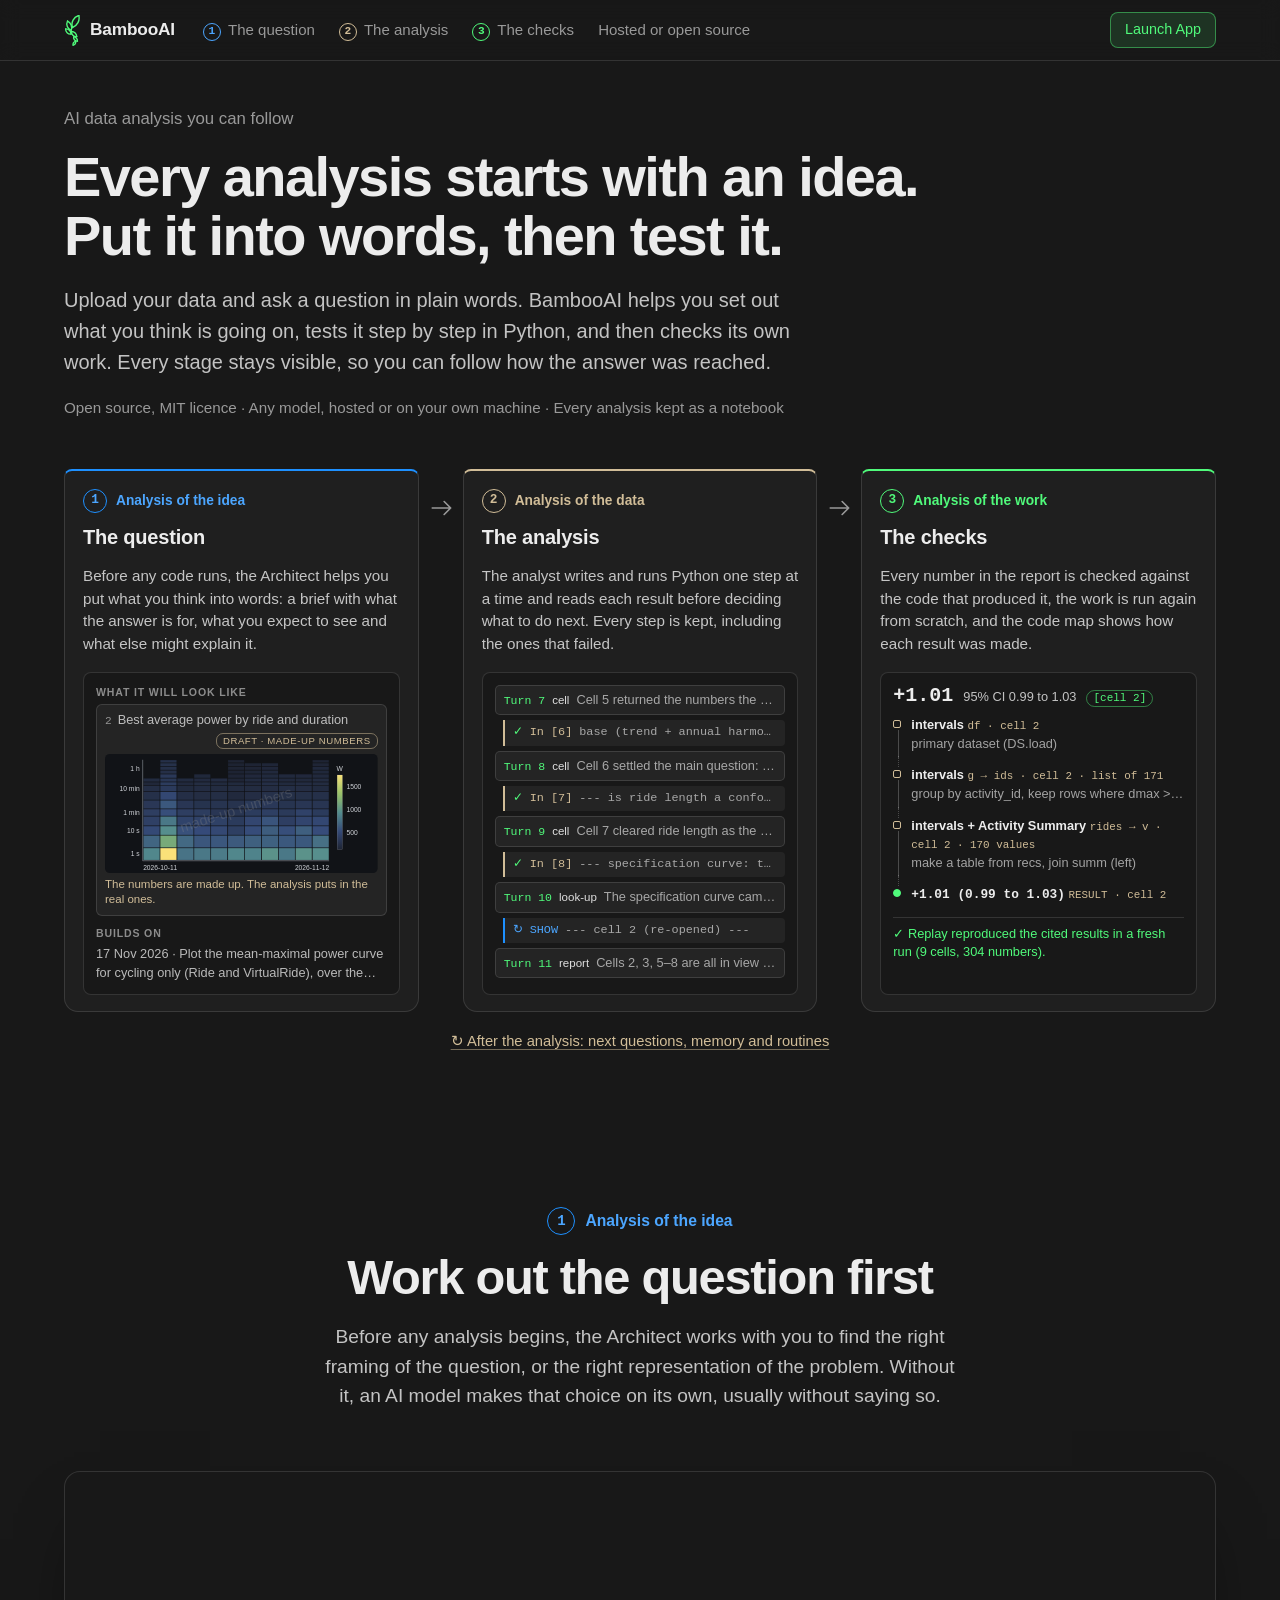
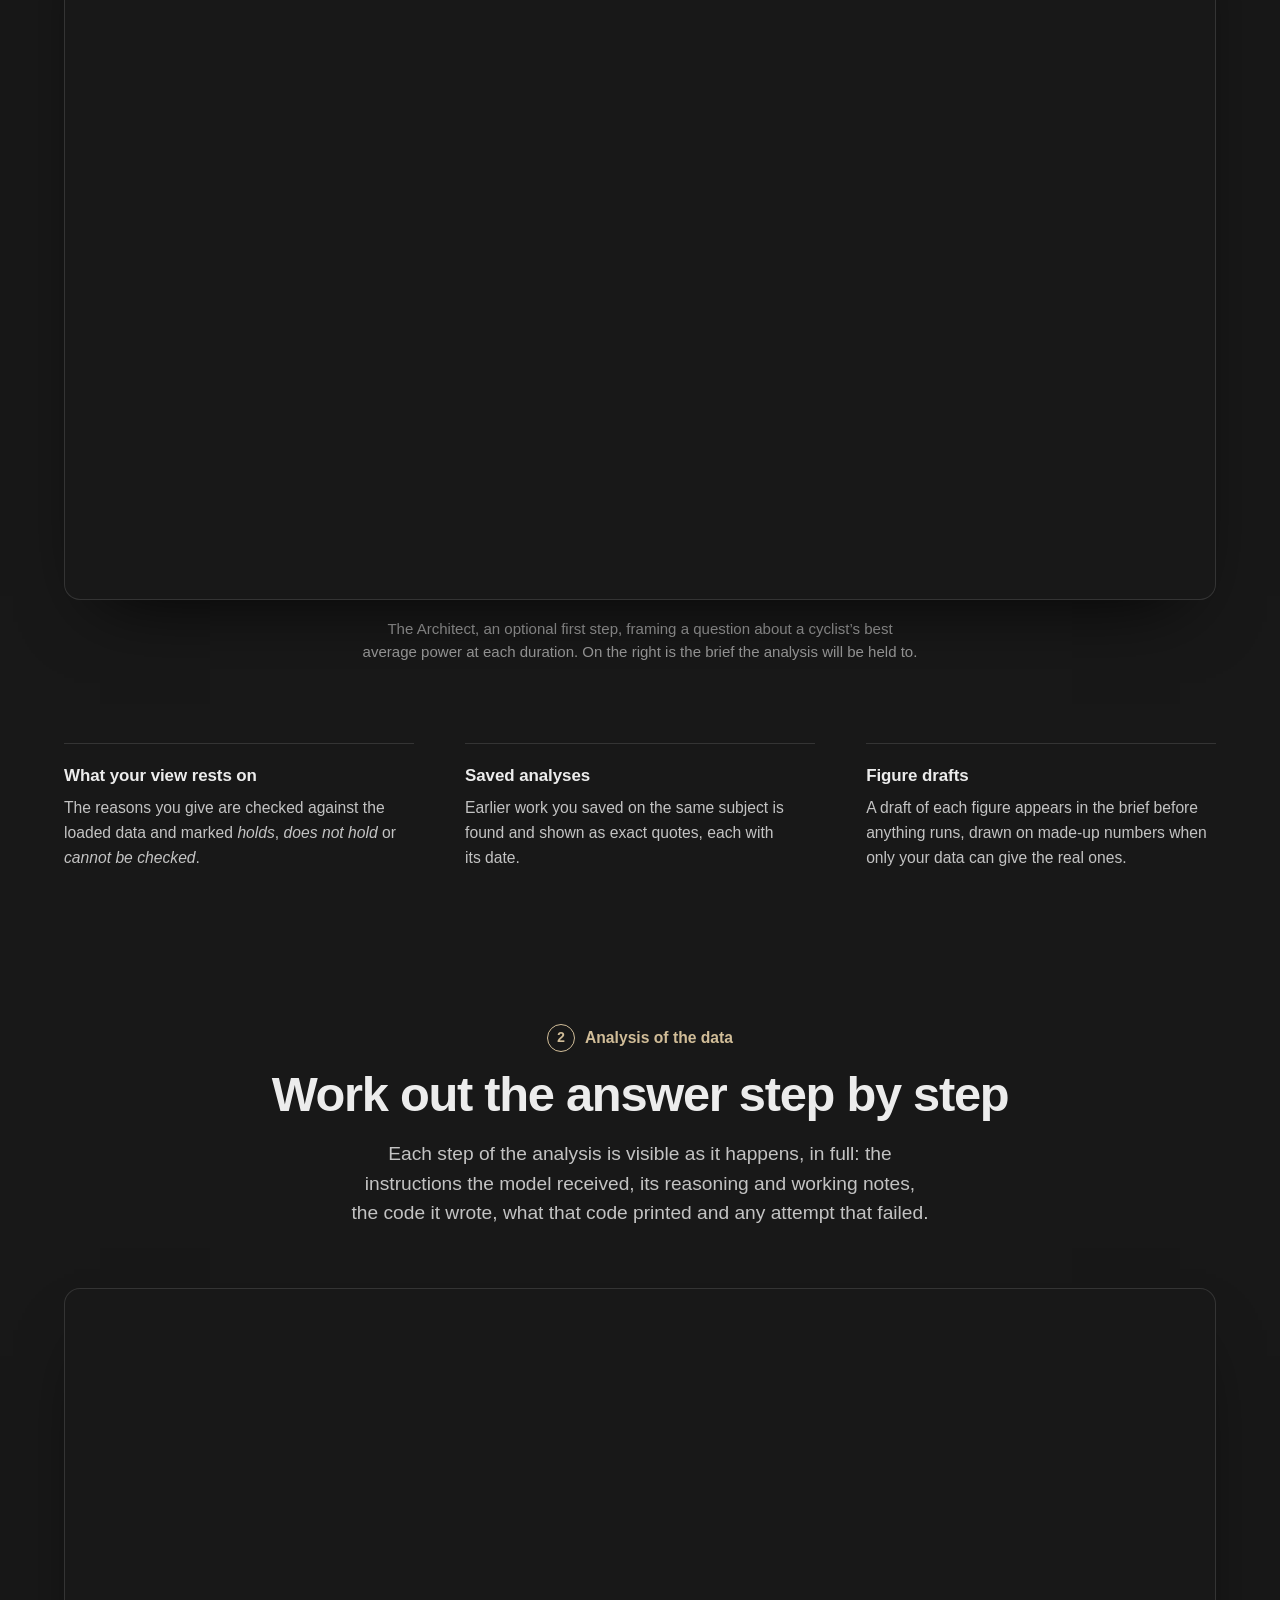
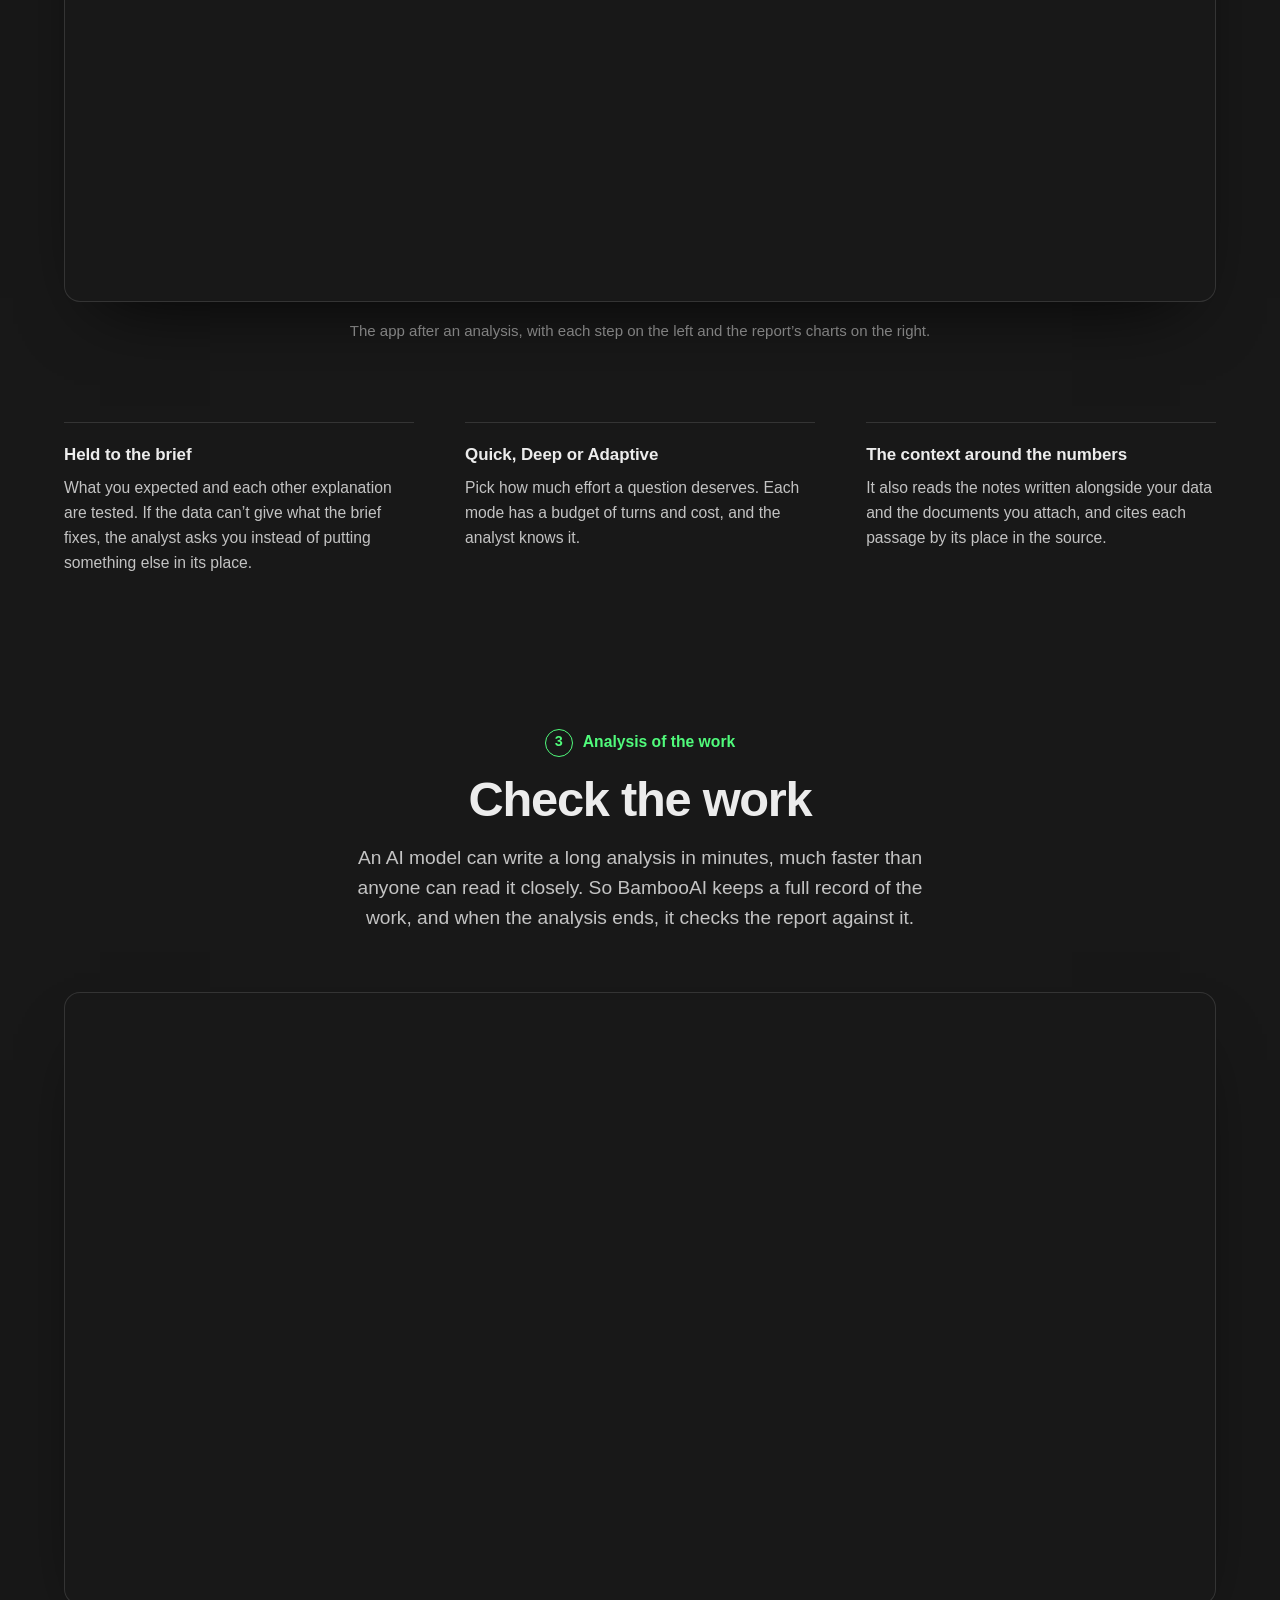
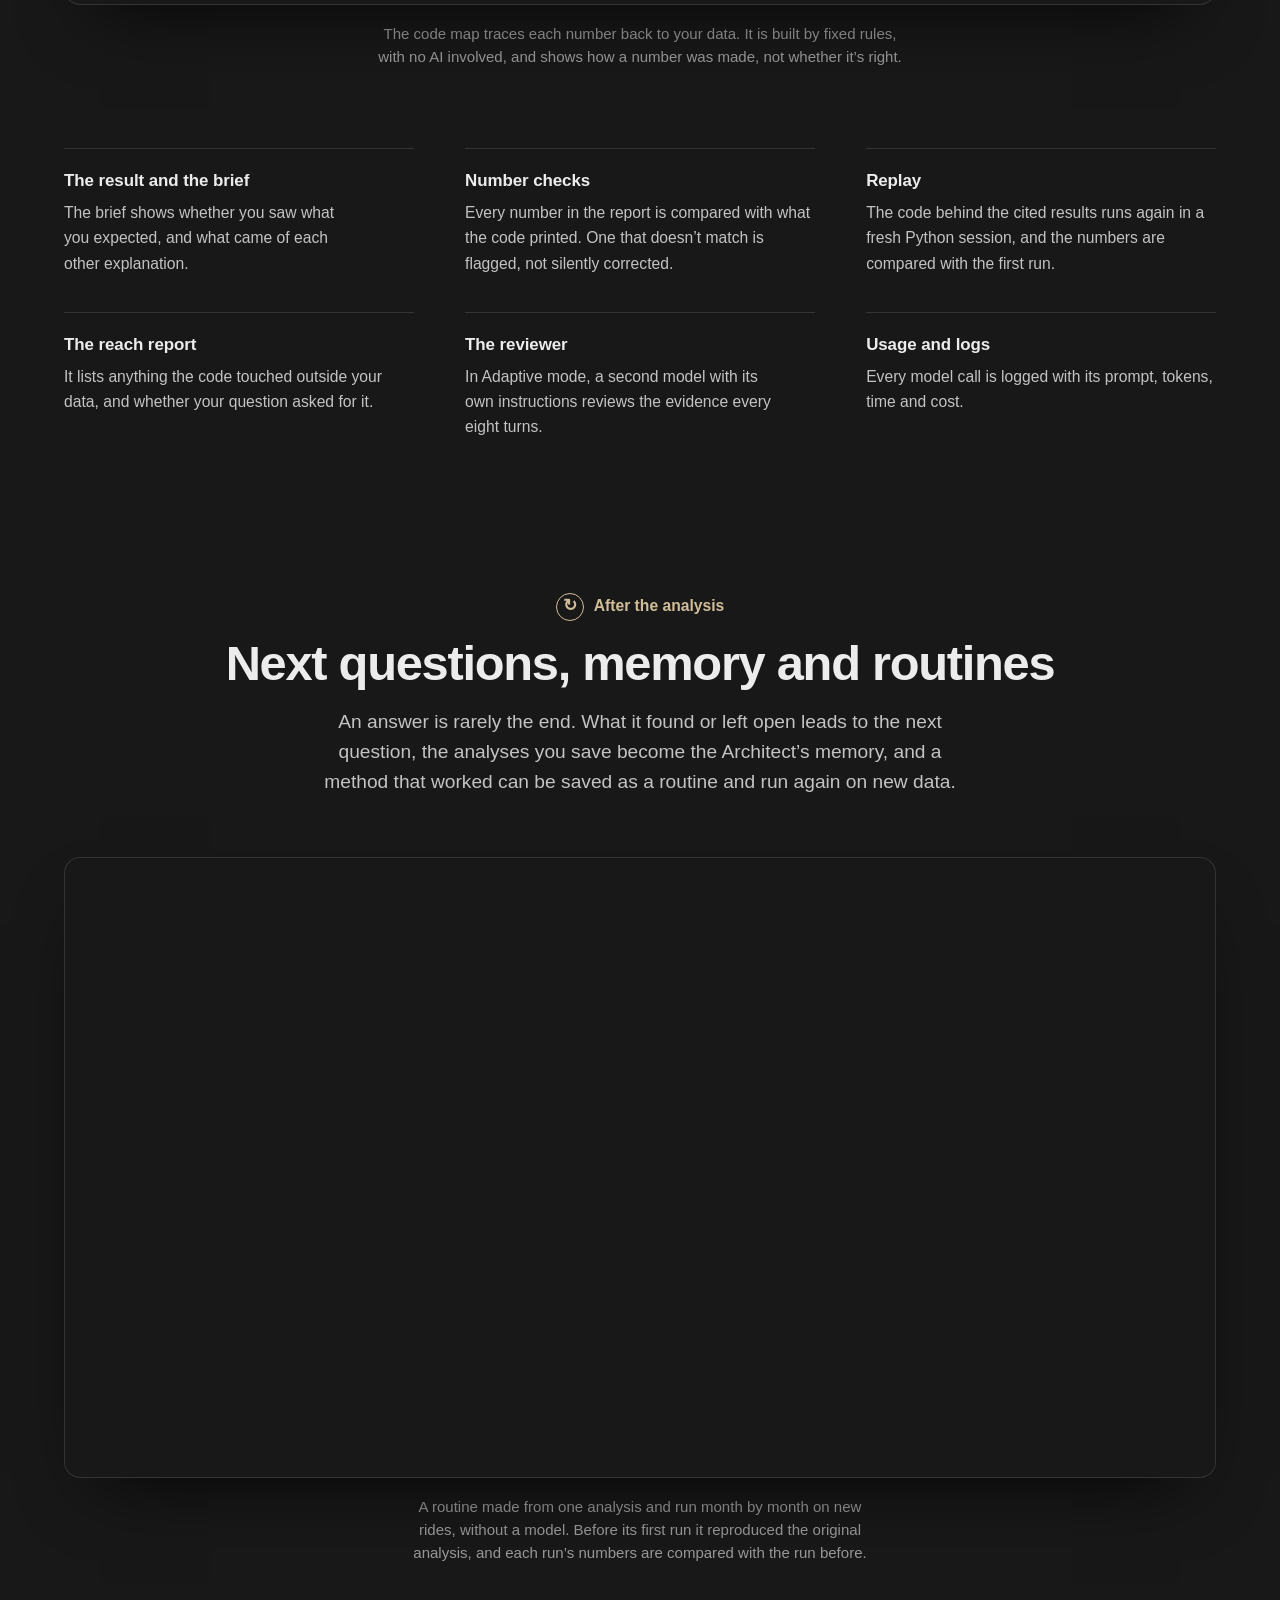
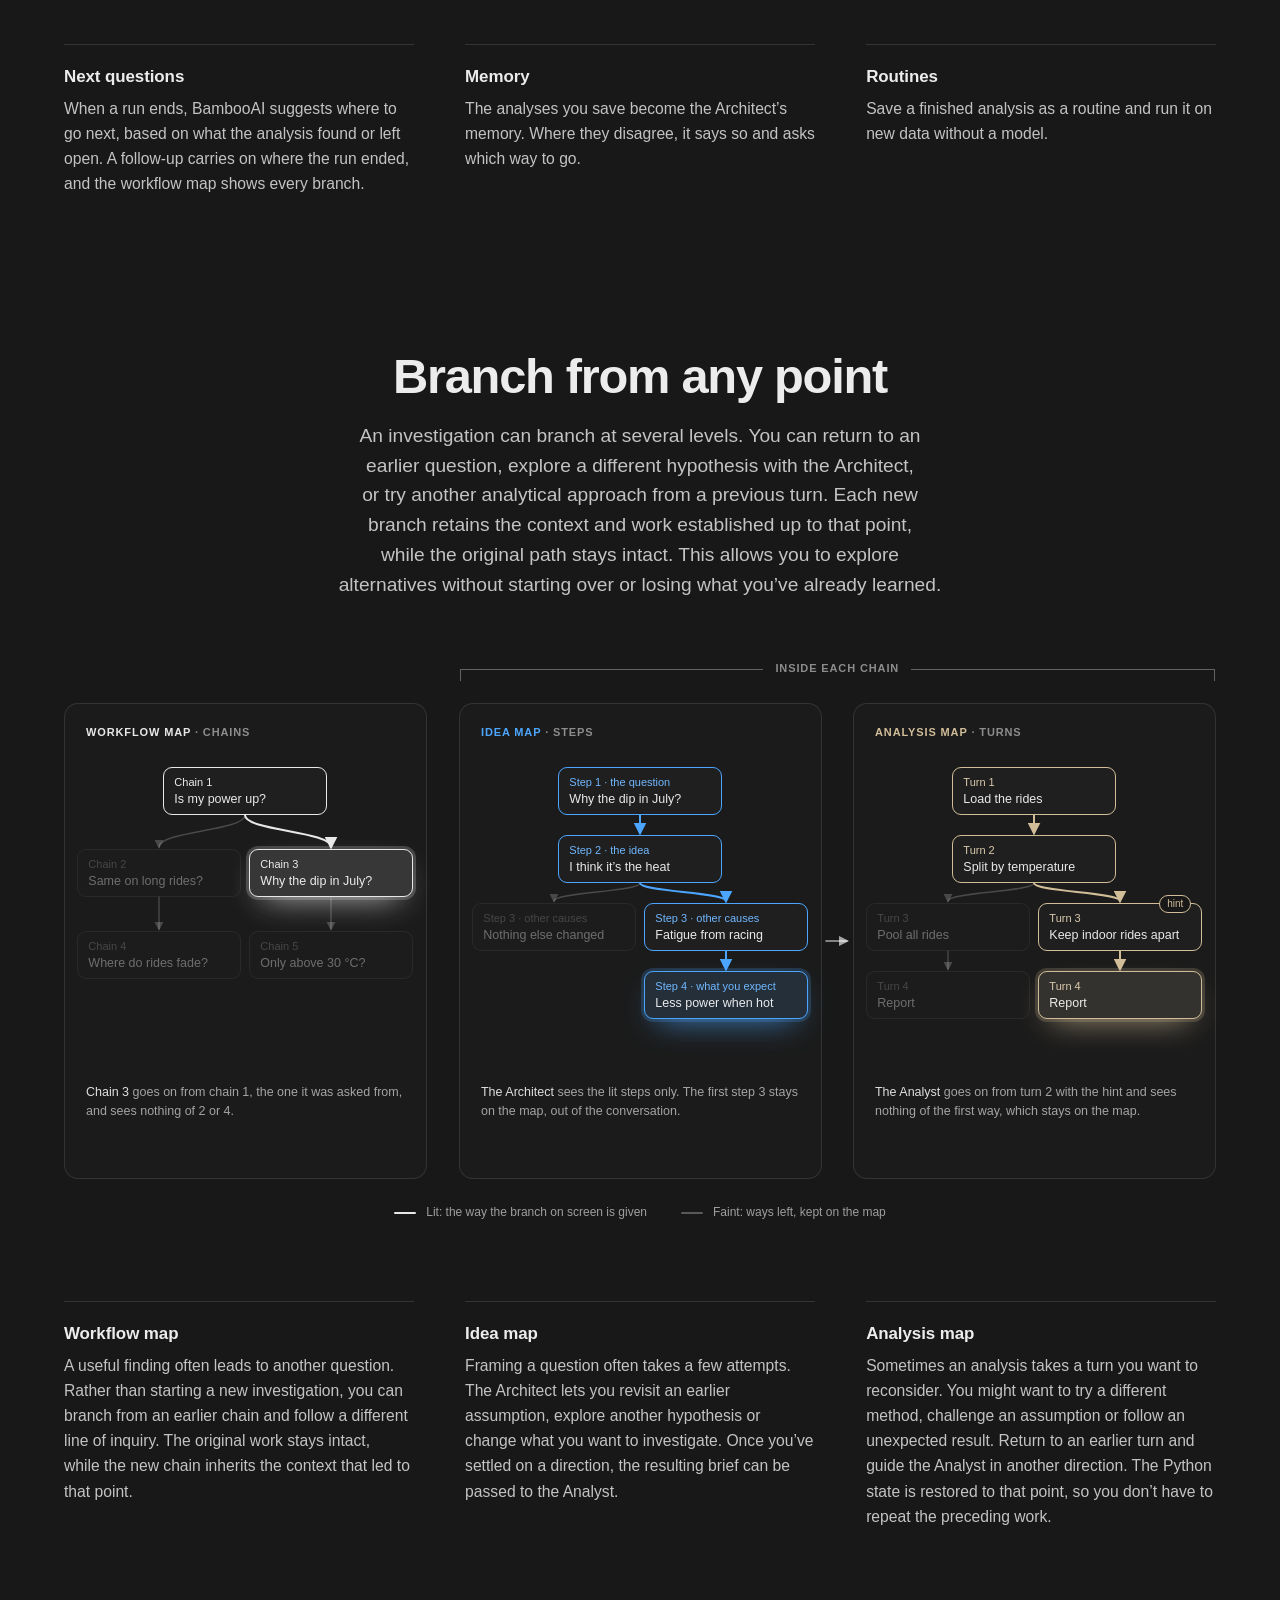
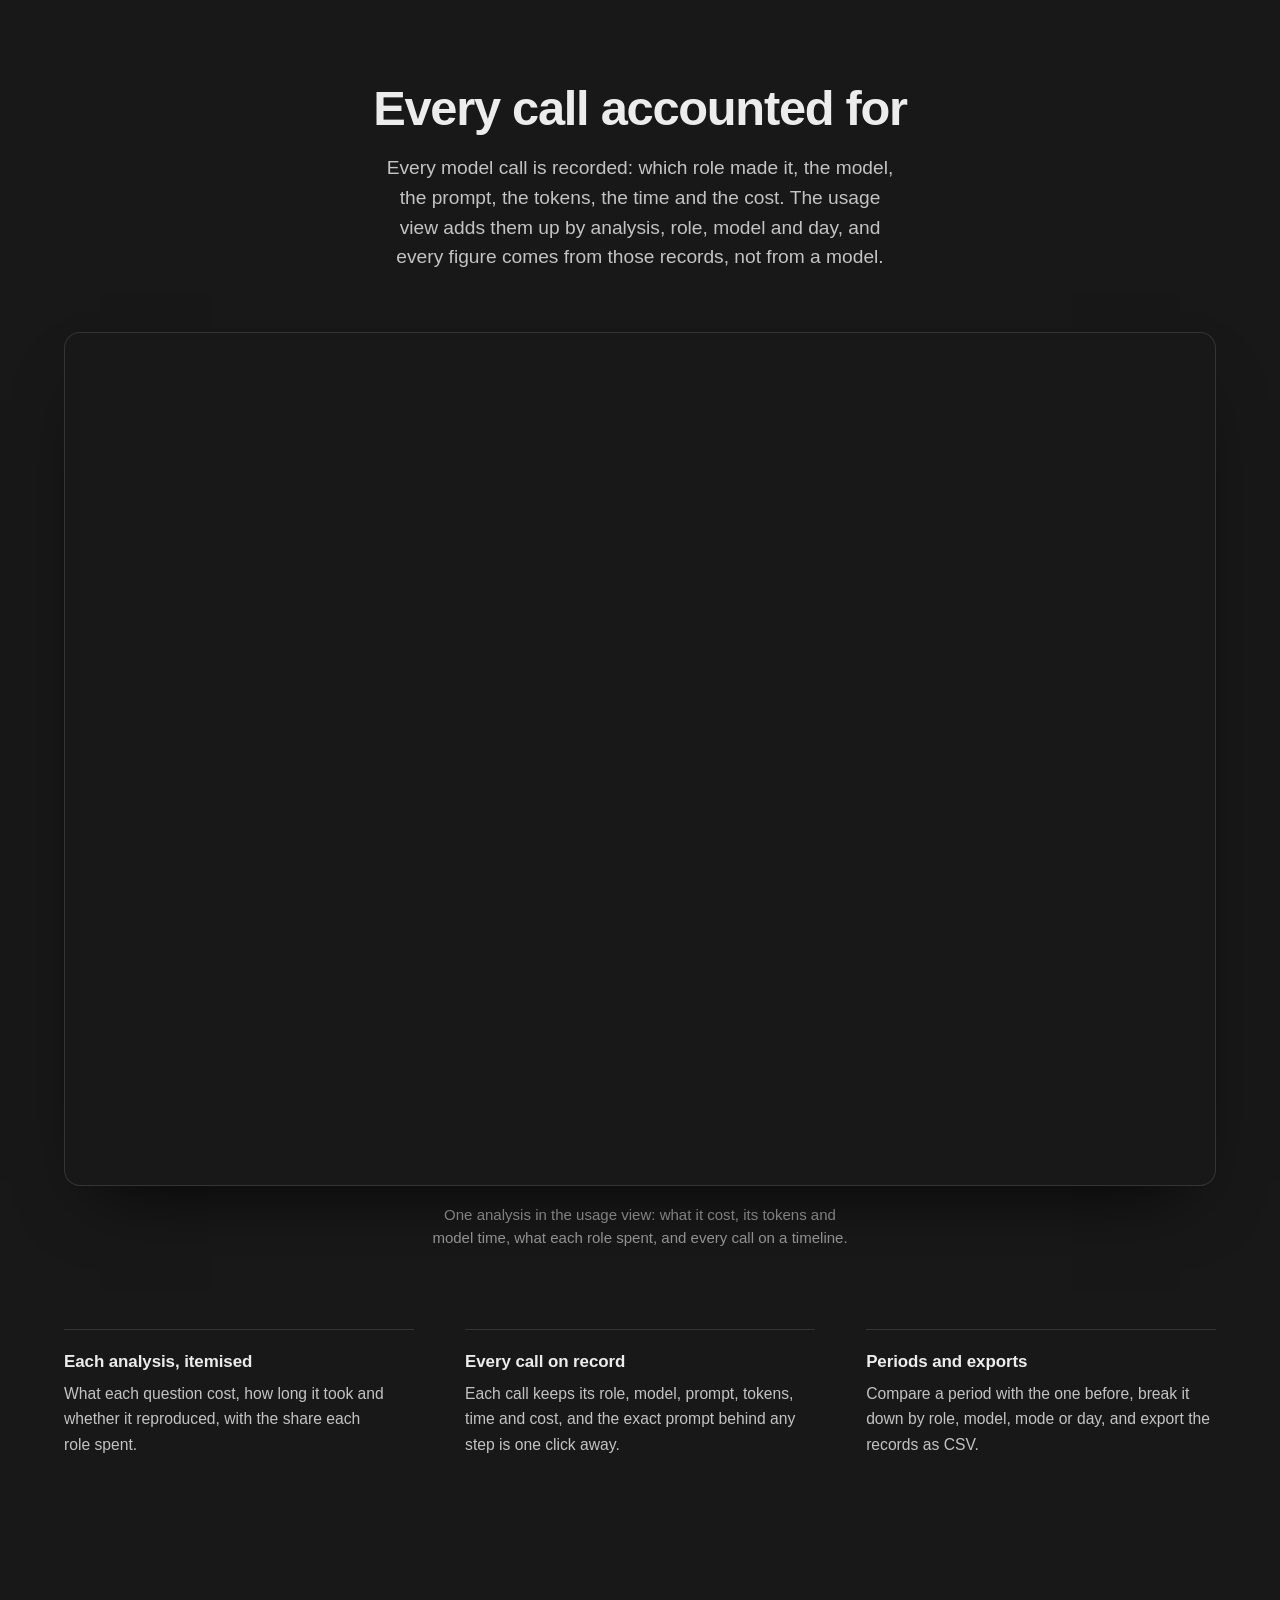
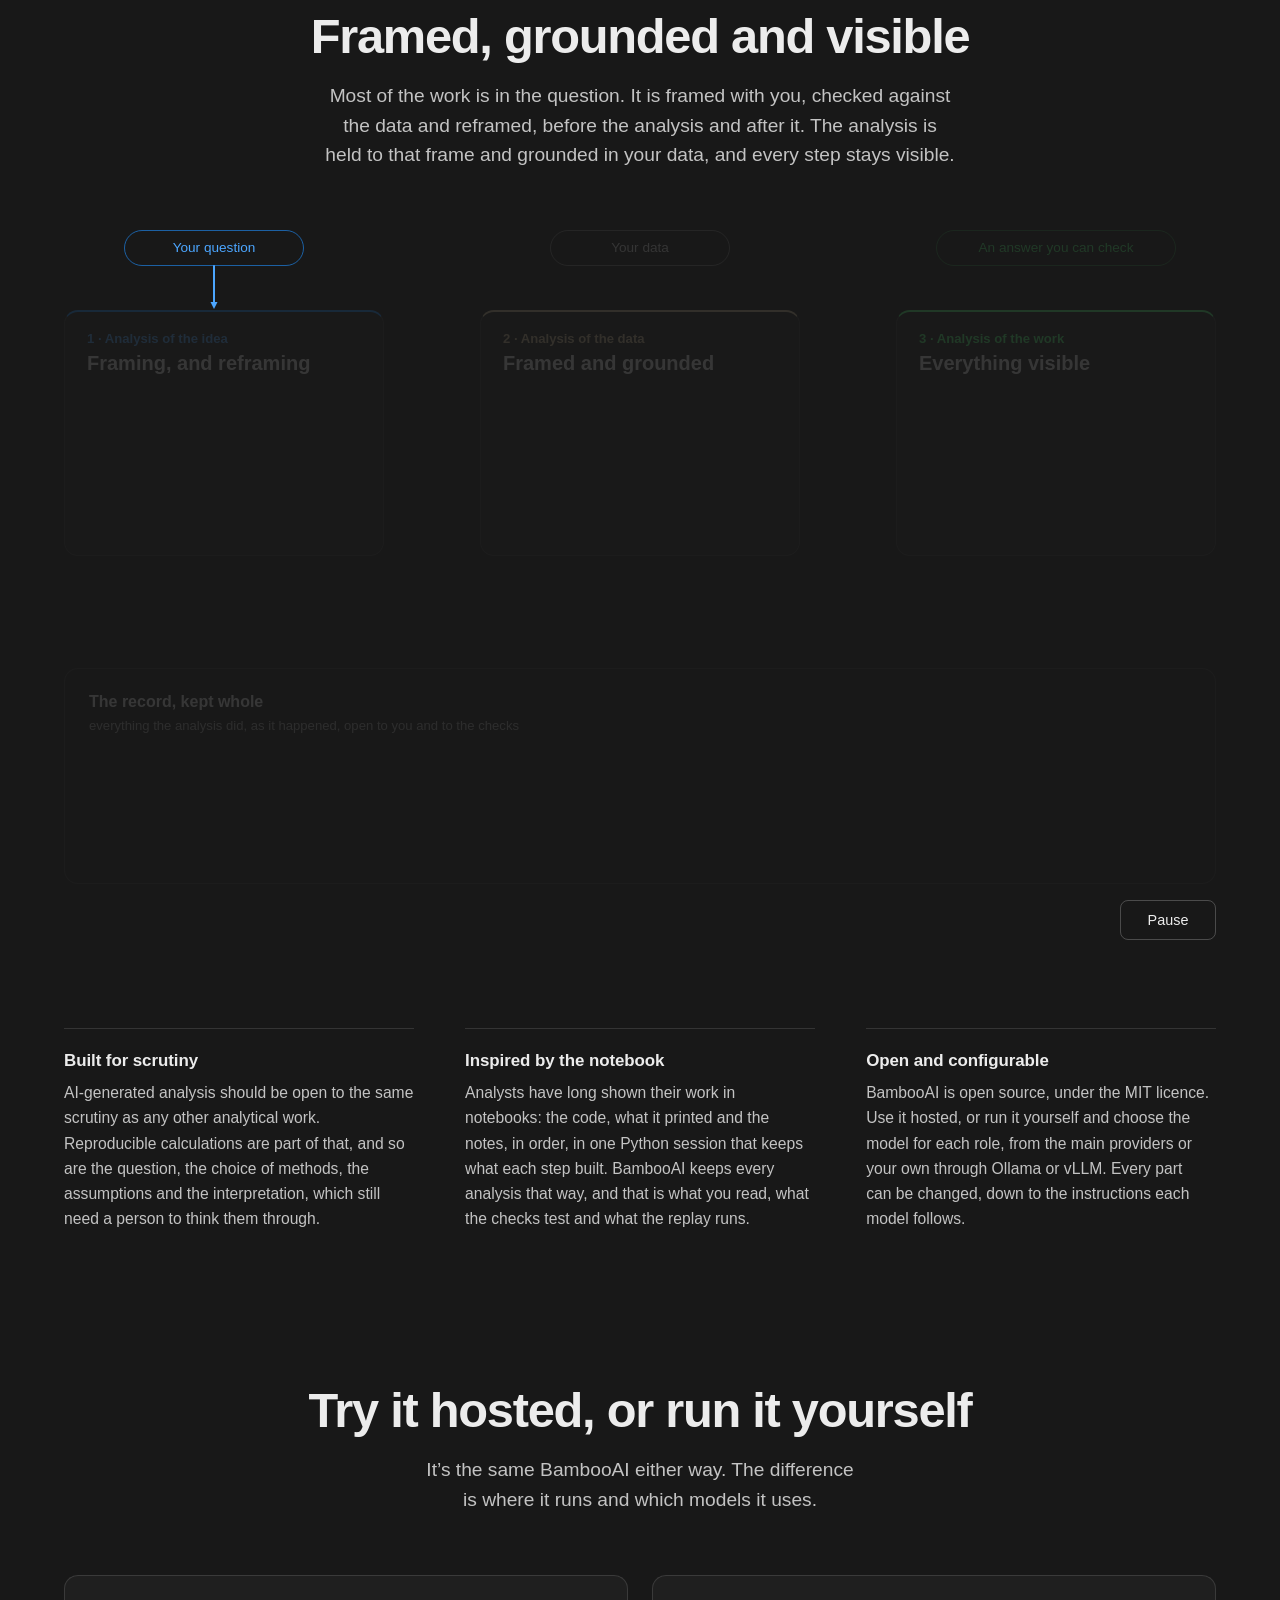
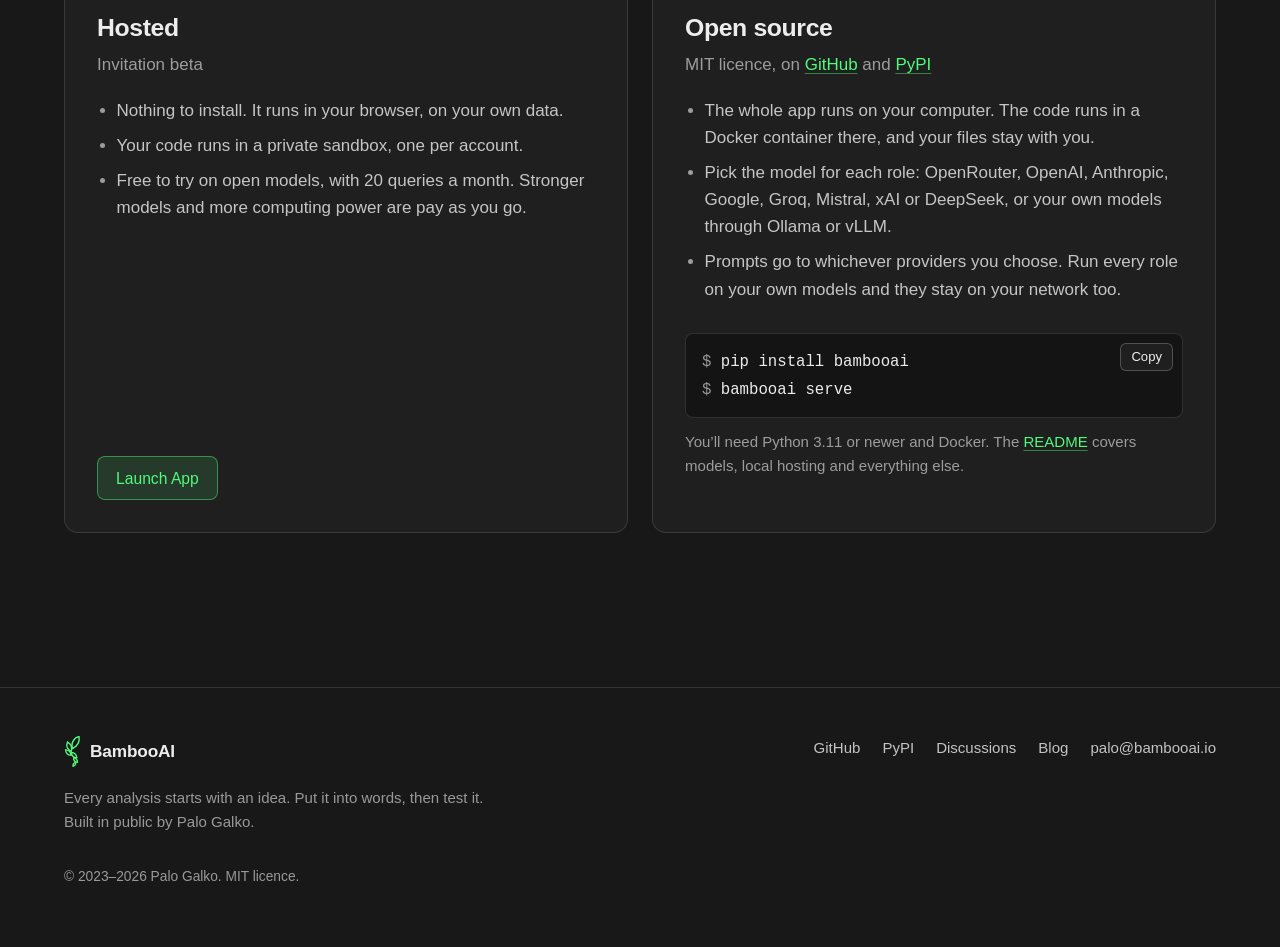
<file: index.html>
<!DOCTYPE html>
<html lang="en-GB">
<head>
    <meta charset="utf-8">
    <meta name="viewport" content="width=device-width, initial-scale=1">
    <title>BambooAI: AI data analysis you can follow</title>
    <meta name="description" content="Ask a question about your data in plain words. BambooAI helps you think the question through, does the analysis step by step in Python, and checks its own work, so you can follow it from the question to every number.">
    <link rel="canonical" href="https://bambooai.io/">
    <meta name="theme-color" content="#181818">
    <meta name="color-scheme" content="dark">
    <link rel="icon" href="assets/images/favicon.svg" type="image/svg+xml">
    <link rel="icon" href="assets/images/favicon-32.png" sizes="32x32" type="image/png">
    <link rel="apple-touch-icon" href="assets/images/apple-touch-icon.png">
    <meta property="og:type" content="website">
    <meta property="og:site_name" content="BambooAI">
    <meta property="og:url" content="https://bambooai.io/">
    <meta property="og:title" content="BambooAI: AI data analysis you can follow">
    <meta property="og:description" content="Ask a question about your data in plain words. BambooAI helps you think it through, does the analysis step by step, and checks the work behind every number.">
    <meta property="og:image" content="https://bambooai.io/assets/images/og-image.png?v=3">
    <meta property="og:image:width" content="1200">
    <meta property="og:image:height" content="630">
    <meta name="twitter:card" content="summary_large_image">
    <link rel="stylesheet" href="style.css">
    <script>document.documentElement.classList.add("js");</script>
    <script src="script.js" defer></script>
</head>
<body>
    <svg width="0" height="0" class="sprite" aria-hidden="true" focusable="false"><symbol id="leaves" viewBox="1286.4 -43.7 606.6 1155.6"><path vector-effect="non-scaling-stroke" transform="matrix(0.9976 -0.0698 0.0698 0.9976 1848.1822 -35.2901)" d="M 0 0 C -95.6 18.9 -179 76.7 -230.1 159.6 C -281.3 242.4 -295.6 342.9 -269.7 436.8"/><path vector-effect="non-scaling-stroke" transform="matrix(0.9976 -0.0698 0.0698 0.9976 1848.1822 -35.2901)" d="M 0 0 C 35.4 193.2 -81.1 381.9 -269.7 436.8"/><path vector-effect="non-scaling-stroke" transform="matrix(0.6157 -0.788 0.788 0.6157 1421.1638 174.4404)" d="M 0 0 C -70.6 14.4 -131.9 57.6 -169 119.3 C -206.2 181 -215.8 255.4 -195.5 324.5"/><path vector-effect="non-scaling-stroke" transform="matrix(0.6157 -0.788 0.788 0.6157 1421.1638 174.4404)" d="M 0 0 C 28.4 142.4 -56.4 283.1 -195.5 324.5"/><path vector-effect="non-scaling-stroke" transform="matrix(0.3746 -0.9272 0.9272 0.3746 1350.6571 472.1824)" d="M 0 0 C -52.1 15.8 -94.3 54.1 -115.1 104.4 C -135.9 154.7 -133 211.6 -107.2 259.5"/><path vector-effect="non-scaling-stroke" transform="matrix(0.3746 -0.9272 0.9272 0.3746 1350.6571 472.1824)" d="M 0 0 C 20.5 48.6 20.8 103.4 0.6 152.2 C -19.5 200.9 -58.4 239.6 -107.2 259.5"/><path vector-effect="non-scaling-stroke" transform="matrix(0.3746 -0.9272 0.9272 0.3746 1569.5399 571.2058)" d="M 0 0 C -52.1 15.8 -94.3 54.1 -115.1 104.4 C -135.9 154.7 -133 211.6 -107.2 259.5"/><path vector-effect="non-scaling-stroke" transform="matrix(0.3746 -0.9272 0.9272 0.3746 1569.5399 571.2058)" d="M 0 0 C 20.5 48.6 20.8 103.4 0.6 152.2 C -19.5 200.9 -58.4 239.6 -107.2 259.5"/><path vector-effect="non-scaling-stroke" transform="matrix(0.454 -0.891 0.891 0.454 1653.3683 776.0265)" d="M 0 0 C -40 12.4 -72.3 42.2 -87.9 81.1 C -103.4 120 -100.7 163.9 -80.3 200.5"/><path vector-effect="non-scaling-stroke" transform="matrix(0.454 -0.891 0.891 0.454 1653.3683 776.0265)" d="M 0 0 C 16.3 37.2 17 79.4 1.9 117.1 C -13.2 154.8 -42.8 184.8 -80.3 200.5"/><path vector-effect="non-scaling-stroke" transform="matrix(0.9703 0.2419 -0.2419 0.9703 1729.4618 947.4475)" d="M 0 0 C -31.3 10.2 -56.2 34.1 -67.9 64.9 C -79.5 95.6 -76.5 130 -59.7 158.4"/><path vector-effect="non-scaling-stroke" transform="matrix(0.9703 0.2419 -0.2419 0.9703 1729.4618 947.4475)" d="M 0 0 C 13.6 28.9 14.9 62 3.6 91.8 C -7.6 121.7 -30.5 145.7 -59.7 158.4"/></symbol></svg>

    <a class="skip-link" href="#main">Skip to content</a>

    <header class="site-header">
        <div class="wrap header-row">
            <a class="brand" href="#top" aria-label="BambooAI, back to top">
                <svg class="mark" aria-hidden="true" focusable="false"><use href="#leaves"></use></svg>
                <span class="brand-name">BambooAI</span>
            </a>
            <nav class="site-nav" id="site-nav" aria-label="Main">
                <ul>
                    <li><a href="#question"><span class="nav-n nav-q" aria-hidden="true">1</span>The question</a></li>
                    <li><a href="#analysis"><span class="nav-n nav-a" aria-hidden="true">2</span>The analysis</a></li>
                    <li><a href="#checks"><span class="nav-n nav-c" aria-hidden="true">3</span>The checks</a></li>
                    <li><a href="#get">Hosted or open source</a></li>
                </ul>
            </nav>
            <div class="header-actions">
                <button class="btn btn-primary btn-small" type="button" data-open-access>Launch App</button>
                <button class="menu-button" type="button" aria-expanded="false" aria-controls="site-nav">
                    <span class="menu-icon" aria-hidden="true"></span>
                    <span class="visually-hidden">Menu</span>
                </button>
            </div>
        </div>
    </header>

    <main id="main">

        <section class="hero" id="top" aria-labelledby="hero-title">
            <div class="wrap">
                <div class="hero-text">
                    <p class="hero-kicker">AI data analysis you can follow</p>
                    <h1 id="hero-title"><span class="h1-l">Every analysis starts with an idea.</span> <span class="h1-l">Put it into words, then test it.</span></h1>
                    <p class="lede">Upload your data and ask a question in plain words. BambooAI helps you set out what you think is going on, tests it step by step in Python, and then checks its own work. Every stage stays visible, so you can follow how the answer was reached.</p>
                    <p class="hero-facts"><span>Open source, MIT licence</span><span aria-hidden="true"> · </span><span>Any model, hosted or on your own machine</span><span aria-hidden="true"> · </span><span>Every analysis kept as a notebook</span></p>
                </div>

                <ol class="stages">
                    <li class="stage stage-q">
                        <p class="stage-of"><span class="stage-n" aria-hidden="true">1</span>Analysis of the idea</p>
                        <p class="stage-name"><a href="#question">The question</a></p>
                        <p class="stage-text">Before any code runs, the Architect helps you put what you think into words: a brief with what the answer is for, what you expect to see and what else might explain it.</p>
                        <div class="stage-view mini-brief" aria-hidden="true">
                            <p class="mb-label">What it will look like</p>
                            <div class="mb-fig">
                                <p class="mb-fig-hd"><span class="n">2</span><span class="t">Best average power by ride and duration</span><span class="tag mu">draft · made-up numbers</span></p>
                                <svg class="mb-heat" viewBox="0 0 236 103" role="img" aria-label="Draft on made-up numbers: best average power by ride and duration, 11 rides from 11 October to 12 November 2026, durations from 1 second to 2 hours"><defs><linearGradient id="mb-heat-scale" x1="0" y1="0" x2="0" y2="1"><stop offset="0.000" stop-color="#f8e179"/><stop offset="0.045" stop-color="#e6db76"/><stop offset="0.091" stop-color="#d5d673"/><stop offset="0.136" stop-color="#c3d070"/><stop offset="0.182" stop-color="#b2cb6d"/><stop offset="0.227" stop-color="#a1c56a"/><stop offset="0.273" stop-color="#93bd6c"/><stop offset="0.318" stop-color="#86b372"/><stop offset="0.364" stop-color="#79aa78"/><stop offset="0.409" stop-color="#6da07f"/><stop offset="0.455" stop-color="#609786"/><stop offset="0.500" stop-color="#548d8e"/><stop offset="0.545" stop-color="#4f818a"/><stop offset="0.591" stop-color="#497586"/><stop offset="0.636" stop-color="#436982"/><stop offset="0.682" stop-color="#3e5d7e"/><stop offset="0.727" stop-color="#38517b"/><stop offset="0.773" stop-color="#334773"/><stop offset="0.818" stop-color="#2f4066"/><stop offset="0.864" stop-color="#2b3959"/><stop offset="0.909" stop-color="#27324d"/><stop offset="0.955" stop-color="#222b40"/><stop offset="1.000" stop-color="#1e2433"/></linearGradient></defs><rect class="bg" width="236" height="103" rx="4"/><g class="cells"><rect x="47.9" y="5.3" width="14.0" height="2.1" fill="#253049"/><rect x="106.5" y="5.3" width="14.0" height="2.1" fill="#1e2433"/><rect x="179.7" y="5.3" width="14.0" height="2.1" fill="#1e2434"/><rect x="47.9" y="8.0" width="14.0" height="2.4" fill="#26314a"/><rect x="106.5" y="8.0" width="14.0" height="2.4" fill="#1d2332"/><rect x="121.1" y="8.0" width="14.0" height="2.4" fill="#1e2434"/><rect x="135.8" y="8.0" width="14.0" height="2.4" fill="#1f2638"/><rect x="179.7" y="8.0" width="14.0" height="2.4" fill="#1f2536"/><rect x="47.9" y="11.0" width="14.0" height="2.7" fill="#253048"/><rect x="106.5" y="11.0" width="14.0" height="2.7" fill="#1e2433"/><rect x="121.1" y="11.0" width="14.0" height="2.7" fill="#1f2535"/><rect x="135.8" y="11.0" width="14.0" height="2.7" fill="#20273a"/><rect x="179.7" y="11.0" width="14.0" height="2.7" fill="#20283c"/><rect x="47.9" y="14.3" width="14.0" height="2.7" fill="#252f47"/><rect x="106.5" y="14.3" width="14.0" height="2.7" fill="#1d2333"/><rect x="121.1" y="14.3" width="14.0" height="2.7" fill="#1f2637"/><rect x="135.8" y="14.3" width="14.0" height="2.7" fill="#21293d"/><rect x="179.7" y="14.3" width="14.0" height="2.7" fill="#20283b"/><rect x="47.9" y="17.6" width="14.0" height="3.0" fill="#2a3858"/><rect x="77.2" y="17.6" width="14.0" height="3.0" fill="#20283b"/><rect x="106.5" y="17.6" width="14.0" height="3.0" fill="#1e2435"/><rect x="121.1" y="17.6" width="14.0" height="3.0" fill="#21283c"/><rect x="135.8" y="17.6" width="14.0" height="3.0" fill="#212a3e"/><rect x="150.4" y="17.6" width="14.0" height="3.0" fill="#21293d"/><rect x="165.0" y="17.6" width="14.0" height="3.0" fill="#21283c"/><rect x="179.7" y="17.6" width="14.0" height="3.0" fill="#21293d"/><rect x="33.3" y="21.2" width="14.0" height="2.7" fill="#222b40"/><rect x="47.9" y="21.2" width="14.0" height="2.7" fill="#293755"/><rect x="62.6" y="21.2" width="14.0" height="2.7" fill="#222b40"/><rect x="77.2" y="21.2" width="14.0" height="2.7" fill="#222a3f"/><rect x="91.8" y="21.2" width="14.0" height="2.7" fill="#232c42"/><rect x="106.5" y="21.2" width="14.0" height="2.7" fill="#1f2536"/><rect x="121.1" y="21.2" width="14.0" height="2.7" fill="#222b40"/><rect x="135.8" y="21.2" width="14.0" height="2.7" fill="#242d44"/><rect x="150.4" y="21.2" width="14.0" height="2.7" fill="#21293d"/><rect x="165.0" y="21.2" width="14.0" height="2.7" fill="#21293c"/><rect x="179.7" y="21.2" width="14.0" height="2.7" fill="#232c41"/><rect x="33.3" y="24.5" width="14.0" height="2.7" fill="#202739"/><rect x="47.9" y="24.5" width="14.0" height="2.7" fill="#2c3c5e"/><rect x="62.6" y="24.5" width="14.0" height="2.7" fill="#21293d"/><rect x="77.2" y="24.5" width="14.0" height="2.7" fill="#242d42"/><rect x="91.8" y="24.5" width="14.0" height="2.7" fill="#212a3e"/><rect x="106.5" y="24.5" width="14.0" height="2.7" fill="#212a3e"/><rect x="121.1" y="24.5" width="14.0" height="2.7" fill="#21293d"/><rect x="135.8" y="24.5" width="14.0" height="2.7" fill="#242e46"/><rect x="150.4" y="24.5" width="14.0" height="2.7" fill="#212a3e"/><rect x="165.0" y="24.5" width="14.0" height="2.7" fill="#232c42"/><rect x="179.7" y="24.5" width="14.0" height="2.7" fill="#232c41"/><rect x="33.3" y="27.7" width="14.0" height="4.5" fill="#242e45"/><rect x="47.9" y="27.7" width="14.0" height="4.5" fill="#2b3a5b"/><rect x="62.6" y="27.7" width="14.0" height="4.5" fill="#222b3f"/><rect x="77.2" y="27.7" width="14.0" height="4.5" fill="#232c42"/><rect x="91.8" y="27.7" width="14.0" height="4.5" fill="#232c41"/><rect x="106.5" y="27.7" width="14.0" height="4.5" fill="#232c41"/><rect x="121.1" y="27.7" width="14.0" height="4.5" fill="#232c41"/><rect x="135.8" y="27.7" width="14.0" height="4.5" fill="#242d43"/><rect x="150.4" y="27.7" width="14.0" height="4.5" fill="#242e45"/><rect x="165.0" y="27.7" width="14.0" height="4.5" fill="#242d43"/><rect x="179.7" y="27.7" width="14.0" height="4.5" fill="#222b40"/><rect x="33.3" y="32.8" width="14.0" height="6.8" fill="#253049"/><rect x="47.9" y="32.8" width="14.0" height="6.8" fill="#334772"/><rect x="62.6" y="32.8" width="14.0" height="6.8" fill="#242e46"/><rect x="77.2" y="32.8" width="14.0" height="6.8" fill="#242d43"/><rect x="91.8" y="32.8" width="14.0" height="6.8" fill="#242e45"/><rect x="106.5" y="32.8" width="14.0" height="6.8" fill="#21293d"/><rect x="121.1" y="32.8" width="14.0" height="6.8" fill="#242d44"/><rect x="135.8" y="32.8" width="14.0" height="6.8" fill="#26314a"/><rect x="150.4" y="32.8" width="14.0" height="6.8" fill="#253048"/><rect x="165.0" y="32.8" width="14.0" height="6.8" fill="#253048"/><rect x="179.7" y="32.8" width="14.0" height="6.8" fill="#253049"/><rect x="33.3" y="40.2" width="14.0" height="7.0" fill="#2a3756"/><rect x="47.9" y="40.2" width="14.0" height="7.0" fill="#3b587d"/><rect x="62.6" y="40.2" width="14.0" height="7.0" fill="#293654"/><rect x="77.2" y="40.2" width="14.0" height="7.0" fill="#26334e"/><rect x="91.8" y="40.2" width="14.0" height="7.0" fill="#273450"/><rect x="106.5" y="40.2" width="14.0" height="7.0" fill="#27334e"/><rect x="121.1" y="40.2" width="14.0" height="7.0" fill="#2a3958"/><rect x="135.8" y="40.2" width="14.0" height="7.0" fill="#2a3858"/><rect x="150.4" y="40.2" width="14.0" height="7.0" fill="#273450"/><rect x="165.0" y="40.2" width="14.0" height="7.0" fill="#293654"/><rect x="179.7" y="40.2" width="14.0" height="7.0" fill="#283552"/><rect x="33.3" y="47.8" width="14.0" height="5.7" fill="#2e3e61"/><rect x="47.9" y="47.8" width="14.0" height="5.7" fill="#374e7a"/><rect x="62.6" y="47.8" width="14.0" height="5.7" fill="#2e3e61"/><rect x="77.2" y="47.8" width="14.0" height="5.7" fill="#2d3d5f"/><rect x="91.8" y="47.8" width="14.0" height="5.7" fill="#293654"/><rect x="106.5" y="47.8" width="14.0" height="5.7" fill="#283552"/><rect x="121.1" y="47.8" width="14.0" height="5.7" fill="#2c3c5e"/><rect x="135.8" y="47.8" width="14.0" height="5.7" fill="#2e3f63"/><rect x="150.4" y="47.8" width="14.0" height="5.7" fill="#2b3a5a"/><rect x="165.0" y="47.8" width="14.0" height="5.7" fill="#304269"/><rect x="179.7" y="47.8" width="14.0" height="5.7" fill="#2b3b5c"/><rect x="33.3" y="54.1" width="14.0" height="7.8" fill="#2f4065"/><rect x="47.9" y="54.1" width="14.0" height="7.8" fill="#4a7887"/><rect x="62.6" y="54.1" width="14.0" height="7.8" fill="#30436a"/><rect x="77.2" y="54.1" width="14.0" height="7.8" fill="#304268"/><rect x="91.8" y="54.1" width="14.0" height="7.8" fill="#2f4166"/><rect x="106.5" y="54.1" width="14.0" height="7.8" fill="#2b3b5c"/><rect x="121.1" y="54.1" width="14.0" height="7.8" fill="#334670"/><rect x="135.8" y="54.1" width="14.0" height="7.8" fill="#3a547c"/><rect x="150.4" y="54.1" width="14.0" height="7.8" fill="#2e3e62"/><rect x="165.0" y="54.1" width="14.0" height="7.8" fill="#32456e"/><rect x="179.7" y="54.1" width="14.0" height="7.8" fill="#334772"/><rect x="33.3" y="62.5" width="14.0" height="7.5" fill="#344975"/><rect x="47.9" y="62.5" width="14.0" height="7.5" fill="#568e8d"/><rect x="62.6" y="62.5" width="14.0" height="7.5" fill="#39517b"/><rect x="77.2" y="62.5" width="14.0" height="7.5" fill="#354a79"/><rect x="91.8" y="62.5" width="14.0" height="7.5" fill="#344873"/><rect x="106.5" y="62.5" width="14.0" height="7.5" fill="#2e3f62"/><rect x="121.1" y="62.5" width="14.0" height="7.5" fill="#364c79"/><rect x="135.8" y="62.5" width="14.0" height="7.5" fill="#3e5d7e"/><rect x="150.4" y="62.5" width="14.0" height="7.5" fill="#374e7a"/><rect x="165.0" y="62.5" width="14.0" height="7.5" fill="#3f5f7f"/><rect x="179.7" y="62.5" width="14.0" height="7.5" fill="#374c7a"/><rect x="33.3" y="70.6" width="14.0" height="10.3" fill="#416581"/><rect x="47.9" y="70.6" width="14.0" height="10.3" fill="#78aa79"/><rect x="62.6" y="70.6" width="14.0" height="10.3" fill="#436983"/><rect x="77.2" y="70.6" width="14.0" height="10.3" fill="#3b567c"/><rect x="91.8" y="70.6" width="14.0" height="10.3" fill="#3b577d"/><rect x="106.5" y="70.6" width="14.0" height="10.3" fill="#3d5a7d"/><rect x="121.1" y="70.6" width="14.0" height="10.3" fill="#3f607f"/><rect x="135.8" y="70.6" width="14.0" height="10.3" fill="#3f6180"/><rect x="150.4" y="70.6" width="14.0" height="10.3" fill="#3b587d"/><rect x="165.0" y="70.6" width="14.0" height="10.3" fill="#3b587d"/><rect x="179.7" y="70.6" width="14.0" height="10.3" fill="#477085"/><rect x="33.3" y="81.5" width="14.0" height="10.2" fill="#51878c"/><rect x="47.9" y="81.5" width="14.0" height="10.2" fill="#fae179"/><rect x="62.6" y="81.5" width="14.0" height="10.2" fill="#487386"/><rect x="77.2" y="81.5" width="14.0" height="10.2" fill="#4a7887"/><rect x="91.8" y="81.5" width="14.0" height="10.2" fill="#4c7b88"/><rect x="106.5" y="81.5" width="14.0" height="10.2" fill="#51878c"/><rect x="121.1" y="81.5" width="14.0" height="10.2" fill="#4f838b"/><rect x="135.8" y="81.5" width="14.0" height="10.2" fill="#5b928a"/><rect x="150.4" y="81.5" width="14.0" height="10.2" fill="#4a7887"/><rect x="165.0" y="81.5" width="14.0" height="10.2" fill="#5b928a"/><rect x="179.7" y="81.5" width="14.0" height="10.2" fill="#578f8d"/></g><path class="ax" d="M32.6 5.0V92.4H194.0"/><g class="tk"><text x="30.0" y="14.4" text-anchor="end">1 h</text><text x="30.0" y="32.0" text-anchor="end">10 min</text><text x="30.0" y="52.7" text-anchor="end">1 min</text><text x="30.0" y="68.3" text-anchor="end">10 s</text><text x="30.0" y="88.6" text-anchor="end">1 s</text><text x="33.0" y="100">2026-10-11</text><text x="194.0" y="100" text-anchor="end">2026-11-12</text></g><rect class="scale" x="201" y="18.2" width="4.5" height="64.6" fill="url(#mb-heat-scale)"/><g class="tk"><text x="203.2" y="14.7" text-anchor="middle">W</text><text x="209" y="30.1">1500</text><text x="209" y="49.9">1000</text><text x="209" y="69.9">500</text></g><text class="wm" x="113.5" y="52.5" text-anchor="middle" transform="rotate(-18 113.5 48.5)">made-up numbers</text></svg>
                                <p class="mb-cap">The numbers are made up. The analysis puts in the real ones.</p>
                            </div>
                            <p class="mb-label">Builds on</p>
                            <p class="mb-line">17 Nov 2026 · Plot the mean-maximal power curve for cycling only (Ride and VirtualRide), over the period the data covers, drawn as a box and whisker at each fixed duration from 1 second out to 2 hours, with a dot behind each box for every ride</p>
                        </div>
                    </li>
                    <li class="stage stage-a">
                        <p class="stage-of"><span class="stage-n" aria-hidden="true">2</span>Analysis of the data</p>
                        <p class="stage-name"><a href="#analysis">The analysis</a></p>
                        <p class="stage-text">The analyst writes and runs Python one step at a time and reads each result before deciding what to do next. Every step is kept, including the ones that failed.</p>
                        <div class="stage-view mini-stream" aria-hidden="true">
                            <p class="ms-turn"><span class="ms-n">Turn 7</span><span class="ms-k">cell</span><span class="ms-x">Cell 5 returned the numbers the report needs but also showed two things that change how the trend must be described: str…</span></p>
                            <p class="ms-cell"><span class="ok">✓</span><span class="ms-in">In [6]</span><span class="ms-x">base (trend + annual harmonic) n=170 trend +0.104 (-0.017,+0.224) p=0.092</span></p>
                            <p class="ms-turn"><span class="ms-n">Turn 8</span><span class="ms-k">cell</span><span class="ms-x">Cell 6 settled the main question: the unadjusted trend is +0.104/yr and not distinguishable from zero, but it flips to −0.059 o…</span></p>
                            <p class="ms-cell"><span class="ok">✓</span><span class="ms-in">In [7]</span><span class="ms-x">--- is ride length a confounder? ---</span></p>
                            <p class="ms-turn"><span class="ms-n">Turn 9</span><span class="ms-k">cell</span><span class="ms-x">Cell 7 cleared ride length as the explanation (corr +0.08, km coefficient p=0.44) and showed the whole “improvement” colla…</span></p>
                            <p class="ms-cell"><span class="ok">✓</span><span class="ms-in">In [8]</span><span class="ms-x">--- specification curve: trend in ratio/yr ---</span></p>
                            <p class="ms-turn"><span class="ms-n">Turn 10</span><span class="ms-k">look-up</span><span class="ms-x">The specification curve came back: none of ten defensible specifications shows a trend whose 95% CI excludes zero…</span></p>
                            <p class="ms-cell ms-show"><span class="ok">↻</span><span class="ms-in">SHOW</span><span class="ms-x">--- cell 2 (re-opened) ---</span></p>
                            <p class="ms-turn"><span class="ms-n">Turn 11</span><span class="ms-k">report</span><span class="ms-x">Cells 2, 3, 5–8 are all in view and every number the report needs is already printed and recorded as a RESULT line, so…</span></p>
                        </div>
                    </li>
                    <li class="stage stage-c">
                        <p class="stage-of"><span class="stage-n" aria-hidden="true">3</span>Analysis of the work</p>
                        <p class="stage-name"><a href="#checks">The checks</a></p>
                        <p class="stage-text">Every number in the report is checked against the code that produced it, the work is run again from scratch, and the code map shows how each result was made.</p>
                        <div class="stage-view mini-record" aria-hidden="true">
                            <p class="mr-result"><span class="mr-num">+1.01</span><span class="mr-ci">95% CI 0.99 to 1.03</span><span class="ref ref-cell">[cell 2]</span></p>
                            <ol class="mr-trace">
                                <li><b>intervals</b> <span class="mr-meta">df · cell 2</span><span class="mr-step">primary dataset (DS.load)</span></li>
                                <li class="mr-gap"></li>
                                <li><b>intervals</b> <span class="mr-meta">g → ids · cell 2 · list of 171</span><span class="mr-step">group by activity_id, keep rows where dmax &gt; 80000.0 and atype is Ride</span></li>
                                <li class="mr-gap"></li>
                                <li><b>intervals + Activity Summary</b> <span class="mr-meta">rides → v · cell 2 · 170 values</span><span class="mr-step">make a table from recs, join summ (left)</span></li>
                                <li class="mr-gap"></li>
                                <li class="mr-res"><b>+1.01 (0.99 to 1.03)</b> <span class="mr-meta">RESULT · cell 2</span></li>
                            </ol>
                            <p class="mr-replay"><span aria-hidden="true">✓</span> Replay reproduced the cited results in a fresh run (9 cells, 304 numbers).</p>
                        </div>
                    </li>
                </ol>
                <p class="stages-after"><a href="#again"><span aria-hidden="true">↻ </span>After the analysis: next questions, memory and routines</a></p>
            </div>
        </section>

        <section class="section part part-q" id="question" aria-labelledby="question-title">
            <div class="wrap">
                <header class="section-head">
                    <p class="eyebrow"><span class="eyebrow-n" aria-hidden="true">1</span>Analysis of the idea</p>
                    <h2 id="question-title">Work out the question first</h2>
                    <p>Before any analysis begins, the Architect works with you to find the right framing of the question, or the right representation of the problem. Without it, an AI model makes that choice on its own, usually without saying so.</p>
                </header>
                <figure class="showcase">
                    <button class="shot" type="button" data-full="assets/images/architect-3200.webp" data-alt="BambooAI with the Architect framing a question about a cyclist’s best average power at each duration. On the left, the conversation: the Architect takes an analysis saved on 17 November as the base, redraws the draft as asked, and asks whether a hike and some strength sessions in the data should be left out. On the right, the Brief tab, with a draft heatmap of best average power by ride and duration, labelled as made-up numbers, and the saved analysis the brief builds on.">
                        <picture>
                            <source type="image/webp" srcset="assets/images/architect-1000.webp 1000w, assets/images/architect-1600.webp 1600w, assets/images/architect-2400.webp 2400w" sizes="(min-width: 1248px) 1152px, calc(100vw - 32px)">
                            <img src="assets/images/architect-1600.jpg" width="1600" height="1011" alt="BambooAI with the Architect framing a question about a cyclist’s best average power at each duration. On the left, the conversation: the Architect takes an analysis saved on 17 November as the base, redraws the draft as asked, and asks whether a hike and some strength sessions in the data should be left out. On the right, the Brief tab, with a draft heatmap of best average power by ride and duration, labelled as made-up numbers, and the saved analysis the brief builds on." loading="lazy" decoding="async">
                        </picture>
                        <span class="zoom-hint" aria-hidden="true">Enlarge</span>
                    </button>
                    <figcaption>The Architect, an optional first step, framing a question about a cyclist’s best average power at each duration. On the right is the brief the analysis will be held to.</figcaption>
                </figure>
                <ul class="facts">
                    <li><h3>What your view rests on</h3><p>The reasons you give are checked against the loaded data and marked <i>holds</i>, <i>does not hold</i> or <i>cannot be checked</i>.</p></li>
                    <li><h3>Saved analyses</h3><p>Earlier work you saved on the same subject is found and shown as exact quotes, each with its date.</p></li>
                    <li><h3>Figure drafts</h3><p>A draft of each figure appears in the brief before anything runs, drawn on made-up numbers when only your data can give the real ones.</p></li>
                </ul>
            </div>
        </section>

        <section class="section part part-a" id="analysis" aria-labelledby="analysis-title">
            <div class="wrap">
                <header class="section-head">
                    <p class="eyebrow"><span class="eyebrow-n" aria-hidden="true">2</span>Analysis of the data</p>
                    <h2 id="analysis-title">Work out the answer step by step</h2>
                    <p>Each step of the analysis is visible as it happens, in full: the instructions the model received, its reasoning and working notes, the code it wrote, what that code printed and any attempt that failed.</p>
                </header>
                <figure class="showcase">
                    <button class="shot" type="button" data-full="assets/images/run-plots-3200.webp" data-alt="BambooAI after a finished run: the analyst’s turns and code on the left, and on the right the Plots tab, with charts of a ratio over time with a fitted trend and annual cycle, its monthly means, and the trend across ten specifications.">
                        <picture>
                            <source type="image/webp" srcset="assets/images/run-plots-1000.webp 1000w, assets/images/run-plots-1600.webp 1600w, assets/images/run-plots-2400.webp 2400w" sizes="(min-width: 1248px) 1152px, calc(100vw - 32px)">
                            <img src="assets/images/run-plots-1600.jpg" width="1600" height="851" alt="BambooAI after a finished run: the analyst’s turns and code on the left, and on the right the Plots tab, with charts of a ratio over time with a fitted trend and annual cycle, its monthly means, and the trend across ten specifications." loading="lazy" decoding="async">
                        </picture>
                        <span class="zoom-hint" aria-hidden="true">Enlarge</span>
                    </button>
                    <figcaption>The app after an analysis, with each step on the left and the report’s charts on the right.</figcaption>
                </figure>
                <ul class="facts">
                    <li><h3>Held to the brief</h3><p>What you expected and each other explanation are tested. If the data can’t give what the brief fixes, the analyst asks you instead of putting something else in its place.</p></li>
                    <li><h3>Quick, Deep or Adaptive</h3><p>Pick how much effort a question deserves. Each mode has a budget of turns and cost, and the analyst knows it.</p></li>
                    <li><h3>The context around the numbers</h3><p>It also reads the notes written alongside your data and the documents you attach, and cites each passage by its place in the source.</p></li>
                </ul>
            </div>
        </section>

        <section class="section part part-c" id="checks" aria-labelledby="checks-title">
            <div class="wrap">
                <header class="section-head">
                    <p class="eyebrow"><span class="eyebrow-n" aria-hidden="true">3</span>Analysis of the work</p>
                    <h2 id="checks-title">Check the work</h2>
                    <p>An AI model can write a long analysis in minutes, much faster than anyone can read it closely. So BambooAI keeps a full record of the work, and when the analysis ends, it checks the report against it.</p>
                </header>
                <figure class="showcase">
                    <button class="shot" type="button" data-full="assets/images/codemap-recipe-3200.webp" data-alt="The code map’s recipe diagram for one result: two inputs at the top, the tables and values the code made in the middle, and the result +1.01 (0.99 to 1.03) at the bottom, with its recipe listed in the side panel.">
                        <picture>
                            <source type="image/webp" srcset="assets/images/codemap-recipe-1000.webp 1000w, assets/images/codemap-recipe-1600.webp 1600w, assets/images/codemap-recipe-2400.webp 2400w" sizes="(min-width: 1248px) 1152px, calc(100vw - 32px)">
                            <img src="assets/images/codemap-recipe-1600.jpg" width="1600" height="850" alt="The code map’s recipe diagram for one result: two inputs at the top, the tables and values the code made in the middle, and the result +1.01 (0.99 to 1.03) at the bottom, with its recipe listed in the side panel." loading="lazy" decoding="async">
                        </picture>
                        <span class="zoom-hint" aria-hidden="true">Enlarge</span>
                    </button>
                    <figcaption>The code map traces each number back to your data. It is built by fixed rules, with no AI involved, and shows how a number was made, not whether it’s right.</figcaption>
                </figure>
                <ul class="facts">
                    <li><h3>The result and the brief</h3><p>The brief shows whether you saw what you expected, and what came of each other explanation.</p></li>
                    <li><h3>Number checks</h3><p>Every number in the report is compared with what the code printed. One that doesn’t match is flagged, not silently corrected.</p></li>
                    <li><h3>Replay</h3><p>The code behind the cited results runs again in a fresh Python session, and the numbers are compared with the first run.</p></li>
                    <li><h3>The reach report</h3><p>It lists anything the code touched outside your data, and whether your question asked for it.</p></li>
                    <li><h3>The reviewer</h3><p>In Adaptive mode, a second model with its own instructions reviews the evidence every eight turns.</p></li>
                    <li><h3>Usage and logs</h3><p>Every model call is logged with its prompt, tokens, time and cost.</p></li>
                </ul>
            </div>
        </section>

        <section class="section part part-loop" id="again" aria-labelledby="again-title">
            <div class="wrap">
                <header class="section-head">
                    <p class="eyebrow"><span class="eyebrow-n" aria-hidden="true">↻</span>After the analysis</p>
                    <h2 id="again-title">Next questions, memory and routines</h2>
                    <p>An answer is rarely the end. What it found or left open leads to the next question, the analyses you save become the Architect’s memory, and a method that worked can be saved as a routine and run again on new data.</p>
                </header>
                <figure class="showcase">
                    <button class="shot" type="button" data-full="assets/images/routine-2952.webp" data-alt="A routine in BambooAI, Long-ride first vs second half paired comparison: its purpose, its one input (the minimum distance for a long ride), the eight metrics it tracks, the check that it reproduced the original analysis, and its runs month by month from December 2025 to October 2026, each metric with a small trend line. The athlete’s name is blurred.">
                        <picture>
                            <source type="image/webp" srcset="assets/images/routine-1000.webp 1000w, assets/images/routine-1600.webp 1600w, assets/images/routine-2400.webp 2400w" sizes="(min-width: 1248px) 1152px, calc(100vw - 32px)">
                            <img src="assets/images/routine-1600.jpg" width="1600" height="863" alt="A routine in BambooAI, Long-ride first vs second half paired comparison: its purpose, its one input (the minimum distance for a long ride), the eight metrics it tracks, the check that it reproduced the original analysis, and its runs month by month from December 2025 to October 2026, each metric with a small trend line. The athlete’s name is blurred." loading="lazy" decoding="async">
                        </picture>
                        <span class="zoom-hint" aria-hidden="true">Enlarge</span>
                    </button>
                    <figcaption>A routine made from one analysis and run month by month on new rides, without a model. Before its first run it reproduced the original analysis, and each run’s numbers are compared with the run before.</figcaption>
                </figure>
                <ul class="facts">
                    <li><h3>Next questions</h3><p>When a run ends, BambooAI suggests where to go next, based on what the analysis found or left open. A follow-up carries on where the run ended, and the workflow map shows every branch.</p></li>
                    <li><h3>Memory</h3><p>The analyses you save become the Architect’s memory. Where they disagree, it says so and asks which way to go.</p></li>
                    <li><h3>Routines</h3><p>Save a finished analysis as a routine and run it on new data without a model.</p></li>
                </ul>
            </div>
        </section>

        <section class="section" id="branch" aria-labelledby="branch-title">
            <div class="wrap">
                <header class="section-head">
                    <h2 id="branch-title">Branch from any point</h2>
                    <p>An investigation can branch at several levels. You can return to an earlier question, explore a different hypothesis with the Architect, or try another analytical approach from a previous turn. Each new branch retains the context and work established up to that point, while the original path stays intact. This allows you to explore alternatives without starting over or losing what you’ve already learned.</p>
                </header>
                <figure class="br">
                    <div class="br-stage" aria-hidden="true"><div class="br-card br-card-wf br-w"><p class="br-name"><b>Workflow map</b> · chains</p><div class="br-tree" style="--h: 212px"><svg class="br-wires" width="336" height="212" viewBox="0 0 336 212" fill="none" stroke-linecap="round"><defs><marker id="br-wf-l" viewBox="0 0 10 10" refX="8" refY="5" markerWidth="6.5" markerHeight="6.5" orient="auto"><path d="M0 0 L10 5 L0 10 Z" fill="#e8e8e8"/></marker><marker id="br-wf-f" viewBox="0 0 10 10" refX="8" refY="5" markerWidth="6.5" markerHeight="6.5" orient="auto"><path d="M0 0 L10 5 L0 10 Z" fill="rgba(255, 255, 255, 0.2)"/></marker></defs><path d="M168 48 C168 64 82 64 82 80" stroke="rgba(255, 255, 255, 0.2)" stroke-width="1.4" marker-end="url(#br-wf-f)"/><path d="M168 48 C168 64 254 64 254 80" stroke="#e8e8e8" stroke-width="2" marker-end="url(#br-wf-l)"/><path d="M82 130 C82 146 82 146 82 162" stroke="rgba(255, 255, 255, 0.2)" stroke-width="1.4" marker-end="url(#br-wf-f)"/><path d="M254 130 C254 146 254 146 254 162" stroke="rgba(255, 255, 255, 0.2)" stroke-width="1.4" marker-end="url(#br-wf-f)"/></svg><div class="br-bx lit" style="left: 86px; top: 0px"><small>Chain 1</small><span class="br-l">Is my power up?</span></div><div class="br-bx off" style="left: 0px; top: 82px"><small>Chain 2</small><span class="br-l">Same on long rides?</span></div><div class="br-bx lit here" style="left: 172px; top: 82px"><small>Chain 3</small><span class="br-l">Why the dip in July?</span></div><div class="br-bx off" style="left: 0px; top: 164px"><small>Chain 4</small><span class="br-l">Where do rides fade?</span></div><div class="br-bx off" style="left: 172px; top: 164px"><small>Chain 5</small><span class="br-l">Only above 30 °C?</span></div></div><p class="br-note"><b>Chain 3</b> goes on from chain 1, the one it was asked from, and sees nothing of 2 or 4.</p></div><p class="br-group"><span>Inside each chain</span></p><div class="br-card br-card-idea br-b"><p class="br-name"><b>Idea map</b> · steps</p><div class="br-tree" style="--h: 252px"><svg class="br-wires" width="336" height="252" viewBox="0 0 336 252" fill="none" stroke-linecap="round"><defs><marker id="br-idea-l" viewBox="0 0 10 10" refX="8" refY="5" markerWidth="6.5" markerHeight="6.5" orient="auto"><path d="M0 0 L10 5 L0 10 Z" fill="#4ca6ff"/></marker><marker id="br-idea-f" viewBox="0 0 10 10" refX="8" refY="5" markerWidth="6.5" markerHeight="6.5" orient="auto"><path d="M0 0 L10 5 L0 10 Z" fill="rgba(255, 255, 255, 0.2)"/></marker></defs><path d="M168 48 C168 57 168 57 168 66" stroke="#4ca6ff" stroke-width="2" marker-end="url(#br-idea-l)"/><path d="M168 116 C168 125 82 125 82 134" stroke="rgba(255, 255, 255, 0.2)" stroke-width="1.4" marker-end="url(#br-idea-f)"/><path d="M168 116 C168 125 254 125 254 134" stroke="#4ca6ff" stroke-width="2" marker-end="url(#br-idea-l)"/><path d="M254 184 C254 193 254 193 254 202" stroke="#4ca6ff" stroke-width="2" marker-end="url(#br-idea-l)"/></svg><div class="br-bx lit" style="left: 86px; top: 0px"><small>Step 1 · the question</small><span class="br-l">Why the dip in July?</span></div><div class="br-bx lit" style="left: 86px; top: 68px"><small>Step 2 · the idea</small><span class="br-l">I think it’s the heat</span></div><div class="br-bx off" style="left: 0px; top: 136px"><small>Step 3 · other causes</small><span class="br-l">Nothing else changed</span></div><div class="br-bx lit" style="left: 172px; top: 136px"><small>Step 3 · other causes</small><span class="br-l">Fatigue from racing</span></div><div class="br-bx lit here" style="left: 172px; top: 204px"><small>Step 4 · what you expect</small><span class="br-l">Less power when hot</span></div></div><p class="br-note"><b>The Architect</b> sees the lit steps only. The first step 3 stays on the map, out of the conversation.</p></div><span class="br-arrow"><svg width="32" height="12" viewBox="0 0 32 12" fill="none"><defs><marker id="br-ar" viewBox="0 0 10 10" refX="8" refY="5" markerWidth="6.5" markerHeight="6.5" orient="auto"><path d="M0 0 L10 5 L0 10 Z" fill="rgba(255, 255, 255, 0.62)"/></marker></defs><path d="M5 6 H26" stroke="rgba(255, 255, 255, 0.62)" stroke-width="1.6" stroke-linecap="round" marker-end="url(#br-ar)"/></svg></span><div class="br-card br-card-an br-s"><p class="br-name"><b>Analysis map</b> · turns</p><div class="br-tree" style="--h: 252px"><svg class="br-wires" width="336" height="252" viewBox="0 0 336 252" fill="none" stroke-linecap="round"><defs><marker id="br-an-l" viewBox="0 0 10 10" refX="8" refY="5" markerWidth="6.5" markerHeight="6.5" orient="auto"><path d="M0 0 L10 5 L0 10 Z" fill="#d1bd98"/></marker><marker id="br-an-f" viewBox="0 0 10 10" refX="8" refY="5" markerWidth="6.5" markerHeight="6.5" orient="auto"><path d="M0 0 L10 5 L0 10 Z" fill="rgba(255, 255, 255, 0.2)"/></marker></defs><path d="M168 48 C168 57 168 57 168 66" stroke="#d1bd98" stroke-width="2" marker-end="url(#br-an-l)"/><path d="M168 116 C168 125 82 125 82 134" stroke="rgba(255, 255, 255, 0.2)" stroke-width="1.4" marker-end="url(#br-an-f)"/><path d="M82 184 C82 193 82 193 82 202" stroke="rgba(255, 255, 255, 0.2)" stroke-width="1.4" marker-end="url(#br-an-f)"/><path d="M168 116 C168 125 254 125 254 134" stroke="#d1bd98" stroke-width="2" marker-end="url(#br-an-l)"/><path d="M254 184 C254 193 254 193 254 202" stroke="#d1bd98" stroke-width="2" marker-end="url(#br-an-l)"/></svg><div class="br-bx lit" style="left: 86px; top: 0px"><small>Turn 1</small><span class="br-l">Load the rides</span></div><div class="br-bx lit" style="left: 86px; top: 68px"><small>Turn 2</small><span class="br-l">Split by temperature</span></div><div class="br-bx off" style="left: 0px; top: 136px"><small>Turn 3</small><span class="br-l">Pool all rides</span></div><div class="br-bx off" style="left: 0px; top: 204px"><small>Turn 4</small><span class="br-l">Report</span></div><div class="br-bx lit" style="left: 172px; top: 136px"><small>Turn 3</small><span class="br-l">Keep indoor rides apart</span><span class="br-tag">hint</span></div><div class="br-bx lit here" style="left: 172px; top: 204px"><small>Turn 4</small><span class="br-l">Report</span></div></div><p class="br-note"><b>The Analyst</b> goes on from turn 2 with the hint and sees nothing of the first way, which stays on the map.</p></div></div>
                    <p class="br-key" aria-hidden="true"><span><i class="br-lit"></i>Lit: the way the branch on screen is given</span><span><i></i>Faint: ways left, kept on the map</span></p>
                    <figcaption class="visually-hidden">One example drawn three times. On the workflow map, chain 3, “Why the dip in July?”, was asked from chain 1, beside chain 2. On its idea map the question and the idea, “I think it’s the heat”, are followed by step 3 said two ways: “Nothing else changed”, left behind, and “Fatigue from racing”, which goes on to step 4, “Less power when hot”. An arrow leads to its analysis map: turns 1 and 2, then a first way that pools all rides and reports, and a branch from turn 2 with the hint “Keep indoor rides apart” that reports in a turn of its own. In each map the way to what is on screen is lit, and the ways left are faint and kept.</figcaption>
                </figure>
                <ul class="facts">
                    <li><h3>Workflow map</h3><p>A useful finding often leads to another question. Rather than starting a new investigation, you can branch from an earlier chain and follow a different line of inquiry. The original work stays intact, while the new chain inherits the context that led to that point.</p></li>
                    <li><h3>Idea map</h3><p>Framing a question often takes a few attempts. The Architect lets you revisit an earlier assumption, explore another hypothesis or change what you want to investigate. Once you’ve settled on a direction, the resulting brief can be passed to the Analyst.</p></li>
                    <li><h3>Analysis map</h3><p>Sometimes an analysis takes a turn you want to reconsider. You might want to try a different method, challenge an assumption or follow an unexpected result. Return to an earlier turn and guide the Analyst in another direction. The Python state is restored to that point, so you don’t have to repeat the preceding work.</p></li>
                </ul>
            </div>
        </section>

        <section class="section" id="usage" aria-labelledby="usage-title">
            <div class="wrap">
                <header class="section-head">
                    <h2 id="usage-title">Every call accounted for</h2>
                    <p>Every model call is recorded: which role made it, the model, the prompt, the tokens, the time and the cost. The usage view adds them up by analysis, role, model and day, and every figure comes from those records, not from a model.</p>
                </header>
                <figure class="showcase">
                    <button class="shot" type="button" data-full="assets/images/usage-2472.webp" data-alt="The Usage view in BambooAI, on its Analyses tab: a list of a day’s analyses with what each cost and whether it reproduced, and for one analysis, a Lorenz-system question, its model cost, tokens, model time and cache savings, what each role spent, every call on a timeline, and the model it used.">
                        <picture>
                            <source type="image/webp" srcset="assets/images/usage-1000.webp 1000w, assets/images/usage-1600.webp 1600w, assets/images/usage-2400.webp 2400w" sizes="(min-width: 1248px) 1152px, calc(100vw - 32px)">
                            <img src="assets/images/usage-1600.jpg" width="1600" height="1186" alt="The Usage view in BambooAI, on its Analyses tab: a list of a day’s analyses with what each cost and whether it reproduced, and for one analysis, a Lorenz-system question, its model cost, tokens, model time and cache savings, what each role spent, every call on a timeline, and the model it used." loading="lazy" decoding="async">
                        </picture>
                        <span class="zoom-hint" aria-hidden="true">Enlarge</span>
                    </button>
                    <figcaption>One analysis in the usage view: what it cost, its tokens and model time, what each role spent, and every call on a timeline.</figcaption>
                </figure>
                <ul class="facts">
                    <li><h3>Each analysis, itemised</h3><p>What each question cost, how long it took and whether it reproduced, with the share each role spent.</p></li>
                    <li><h3>Every call on record</h3><p>Each call keeps its role, model, prompt, tokens, time and cost, and the exact prompt behind any step is one click away.</p></li>
                    <li><h3>Periods and exports</h3><p>Compare a period with the one before, break it down by role, model, mode or day, and export the records as CSV.</p></li>
                </ul>
            </div>
        </section>

        <section class="section part-record" id="record" aria-labelledby="record-title">
            <div class="wrap">
                <header class="section-head">
                    <h2 id="record-title">Framed, grounded and visible</h2>
                    <p>Most of the work is in the question. It is framed with you, checked against the data and reframed, before the analysis and after it. The analysis is held to that frame and grounded in your data, and every step stays visible.</p>
                </header>
                <figure class="dg" data-end="17.6">
                    <div class="dg-canvas">
                    <div class="dg-pair">
                    <div class="dg-col">
                    <p class="dg-chip dg-g dg-q" data-t="on:0.3" style="--x: 60px; --y: 0px; --w: 180px; --h: 36px">Your question</p>
                    <p class="dg-conn dg-m dg-q" data-t="on:0.8"></p>
                    </div>
                    <div class="dg-col">
                    <p class="dg-chip dg-g dg-n" data-t="on:3.4" style="--x: 486px; --y: 0px; --w: 180px; --h: 36px">Your data</p>
                    <p class="dg-conn dg-m dg-q" data-t="on:3.7"><span>looked up</span></p>
                    </div>
                    </div>
                    <svg class="dg-ar dg-d dg-q" data-t="on:0.8" role="img" aria-label="From your question into the framing" viewBox="0 0 8 43" style="--x: 146px; --y: 36px; --w: 8px; --h: 43px; --n: 36"><path class="dg-line" d="M4 0 V36"></path><path class="dg-head" d="M0.5 36 L4 43 L7.5 36 Z"></path></svg>
                    <svg class="dg-ar dg-d dg-q" data-t="on:3.7" role="img" aria-label="From your data into the framing: what the brief rests on is looked up" viewBox="0 0 204 65" style="--x: 282px; --y: 14px; --w: 204px; --h: 65px; --n: 254"><path class="dg-line" d="M204 4 H4 V58"></path><path class="dg-head" d="M0.5 58 L4 65 L7.5 58 Z"></path></svg>
                    <p class="dg-lb dg-d dg-q" data-t="on:3.7" style="--x: 302px; --y: 28px; --w: 176px; text-align: center">looked up</p>
                    <div class="dg-stage dg-g dg-q" data-t="on:1.2 act:1.2-5.8 loop:1.9-5.4 act:14.9-17 loop:15.1-16.9" style="--x: 0px; --y: 80px; --w: 320px; --h: 246px"><p class="dg-of">1 · Analysis of the idea</p><p class="dg-name">Framing, and reframing</p><div class="dg-brief dg-ln" data-t="on:1.4"><p class="dg-bh"><span>The brief</span><span class="dg-vn"><span class="dg-ver" data-t="on:1.4-2.4">version 1</span><span class="dg-ver" data-t="on:2.4-3.2">version 2</span><span class="dg-ver" data-t="on:3.2-4.5">version 3</span><span class="dg-ver" data-t="on:4.5-5.1">version 4</span><span class="dg-ver last" data-t="on:5.1-15.5">version 5</span><span class="dg-ver" data-t="on:15.5-16.5">next question, version 1</span><span class="dg-ver" data-t="on:16.5">next question, version 2</span></span></p><ul class="dg-bl"><li class="dg-ln" data-t="on:1.5">What it is for</li><li class="dg-ln" data-t="on:1.7"><span>What you think, and why</span><span class="dg-mks"><span class="dg-mk ok" data-t="on:4.2">✓<span class="visually-hidden"> holds,</span></span><span class="dg-mk no" data-t="on:4.35">✕<span class="visually-hidden"> does not hold,</span></span><span class="dg-mk un" data-t="on:4.5">?<span class="visually-hidden"> cannot be checked</span></span></span></li><li class="dg-ln" data-t="on:2.0">What you expect to see</li><li class="dg-ln" data-t="on:2.3">What would change your mind</li><li class="dg-ln" data-t="on:4.8">Other explanations to test</li></ul></div></div>
                    <svg class="dg-ar dg-d dg-q" data-t="on:2.2" role="img" aria-label="From the framing into the record: the conversation and every version of the brief" viewBox="0 0 8 112" style="--x: 96px; --y: 326px; --w: 8px; --h: 112px; --n: 105"><path class="dg-line" d="M4 0 V105"></path><path class="dg-head" d="M0.5 105 L4 112 L7.5 105 Z"></path></svg>
                    <svg class="dg-ar dg-d dg-q" data-t="on:2.9" role="img" aria-label="From the record back into the framing: saved analyses, and how the result turned out" viewBox="0 0 8 111" style="--x: 216px; --y: 327px; --w: 8px; --h: 111px; --n: 104"><path class="dg-line" d="M4 111 V7"></path><path class="dg-head" d="M0.5 7 L4 0 L7.5 7 Z"></path></svg>
                    <p class="dg-lb dg-d dg-q" data-t="on:2.9" style="--x: 236px; --y: 374px; --w: 250px; text-align: left"><span class="dg-ver" data-t="on:2.9-14.3">saved analyses</span><span class="dg-ver last" data-t="on:14.3">how it turned out, saved analyses</span></p>
                    <span class="dg-drop dg-rise dg-d dg-q" data-t="on:14.3-15" style="--x: 216px; --y: 424px; --w: 8px; --h: 8px"></span>
                    <svg class="dg-ar dg-d dg-q" data-t="on:5.8" role="img" aria-label="From the framing to the analysis: the brief" viewBox="0 0 95 8" style="--x: 320px; --y: 199px; --w: 95px; --h: 8px; --n: 88"><path class="dg-line" d="M0 4 H88"></path><path class="dg-head" d="M88 0.5 L95 4 L88 7.5 Z"></path></svg>
                    <p class="dg-lb dg-d dg-q" data-t="on:5.8" style="--x: 340px; --y: 179px; --w: 56px; text-align: center">brief</p>
                    <div class="dg-pair dg-m">
                    <div class="dg-col"><p class="dg-conn dg-tall dg-q" data-t="on:5.8"><span>brief</span></p></div>
                    <div class="dg-col"><p class="dg-chip dg-g dg-n" data-t="on:5.8">Your data</p><p class="dg-conn dg-a" data-t="on:6.0"></p></div>
                    </div>
                    <svg class="dg-ar dg-d dg-a" data-t="on:6.0" role="img" aria-label="From your data into the analysis" viewBox="0 0 8 43" style="--x: 572px; --y: 36px; --w: 8px; --h: 43px; --n: 36"><path class="dg-line" d="M4 0 V36"></path><path class="dg-head" d="M0.5 36 L4 43 L7.5 36 Z"></path></svg>
                    <div class="dg-stage dg-g dg-a" data-t="on:6.2 act:6.2-10.2" style="--x: 416px; --y: 80px; --w: 320px; --h: 246px"><p class="dg-of">2 · Analysis of the data</p><p class="dg-name">Framed and grounded</p><ul class="dg-parts"><li class="dg-ln" data-t="on:6.5">Held to the brief</li><li class="dg-ln" data-t="on:6.7">Each other explanation tested</li><li class="dg-ln" data-t="on:6.9">Asks you if the data falls short</li><li class="dg-ln" data-t="on:7.1">Step by step in Python, on your data</li><li class="dg-ln" data-t="on:7.3">Failed attempts rolled back</li></ul></div>
                    <svg class="dg-ar dg-d dg-a" data-t="on:7.6" role="img" aria-label="From the analysis into the record, as it happens" viewBox="0 0 8 112" style="--x: 572px; --y: 326px; --w: 8px; --h: 112px; --n: 105"><path class="dg-line" d="M4 0 V105"></path><path class="dg-head" d="M0.5 105 L4 112 L7.5 105 Z"></path></svg>
                    <p class="dg-lb dg-d dg-a" data-t="on:7.6" style="--x: 592px; --y: 374px; --w: 170px; text-align: left">written as it happens</p>
                    <span class="dg-drop dg-d dg-a" data-t="on:7.9-10.1" style="--x: 572px; --y: 332px; --w: 8px; --h: 8px"></span>
                    <p class="dg-conn dg-m dg-a" data-t="on:7.6"><span>written as it happens</span></p>
                    <div class="dg-record dg-g" data-t="on:2.4" style="--x: 0px; --y: 438px; --w: 1152px; --h: 216px"><p class="dg-rt">The record, kept whole</p><p class="dg-rs">everything the analysis did, as it happened, open to you and to the checks</p><ul class="dg-entries"><li class="dg-en" data-t="on:2.7">The conversation, every brief version</li><li class="dg-en" data-t="on:8.0">The prompt behind every model call</li><li class="dg-en" data-t="on:8.4">Reasoning and working notes</li><li class="dg-en" data-t="on:8.8 read:11.3-12.9">Code, and everything it printed</li><li class="dg-en" data-t="on:9.2">Failed attempts, rolled back</li><li class="dg-en" data-t="on:9.6">Tokens, time and cost of each call</li></ul></div>
                    <svg class="dg-ar dg-d dg-a" data-t="on:10.2" role="img" aria-label="From the analysis to the checks: the report" viewBox="0 0 95 8" style="--x: 736px; --y: 199px; --w: 95px; --h: 8px; --n: 88"><path class="dg-line" d="M0 4 H88"></path><path class="dg-head" d="M88 0.5 L95 4 L88 7.5 Z"></path></svg>
                    <p class="dg-lb dg-d dg-a" data-t="on:10.2" style="--x: 752px; --y: 179px; --w: 64px; text-align: center">report</p>
                    <svg class="dg-ar dg-d dg-c" data-t="on:11.0" role="img" aria-label="From the record to the checks, which read it" viewBox="0 0 8 111" style="--x: 988px; --y: 327px; --w: 8px; --h: 111px; --n: 104"><path class="dg-line" d="M4 111 V7"></path><path class="dg-head" d="M0.5 7 L4 0 L7.5 7 Z"></path></svg>
                    <p class="dg-lb dg-d dg-c" data-t="on:11.0" style="--x: 826px; --y: 374px; --w: 150px; text-align: right">read by the checks</p>
                    <p class="dg-conn dg-m dg-c" data-t="on:11.0"><span>read by the checks</span></p>
                    <div class="dg-stage dg-g dg-c" data-t="on:10.6 act:10.6-14" style="--x: 832px; --y: 80px; --w: 320px; --h: 246px"><p class="dg-of">3 · Analysis of the work</p><p class="dg-name">Everything visible</p><ul class="dg-parts"><li class="dg-ln" data-t="on:12.0">Every number checked against the code</li><li class="dg-ln" data-t="on:12.2">The work run again from scratch</li><li class="dg-ln" data-t="on:12.4">Each number traced back to your data</li><li class="dg-ln" data-t="on:12.6">What the code touched outside your data</li><li class="dg-ln" data-t="on:12.8">How it turned out, against the brief</li></ul></div>
                    <svg class="dg-ar dg-d dg-c" data-t="on:13.3" role="img" aria-label="From the checks to an answer you can check" viewBox="0 0 8 43" style="--x: 988px; --y: 37px; --w: 8px; --h: 43px; --n: 36"><path class="dg-line" d="M4 43 V7"></path><path class="dg-head" d="M0.5 7 L4 0 L7.5 7 Z"></path></svg>
                    <p class="dg-conn dg-m dg-c" data-t="on:13.3"></p>
                    <p class="dg-chip dg-g dg-c" data-t="on:13.7" style="--x: 872px; --y: 0px; --w: 240px; --h: 36px">An answer you can check</p>
                    <p class="dg-loop dg-m dg-q" data-t="on:14.3"><span aria-hidden="true">↻ </span>How it turned out goes back to the question, to reframe it</p>
                    </div>
                    <div class="dg-foot"><button class="dg-ctl" type="button" hidden>Replay</button></div>
                </figure>
                <ul class="facts record-points">
                    <li><h3>Built for scrutiny</h3><p>AI-generated analysis should be open to the same scrutiny as any other analytical work. Reproducible calculations are part of that, and so are the question, the choice of methods, the assumptions and the interpretation, which still need a person to think them through.</p></li>
                    <li><h3>Inspired by the notebook</h3><p>Analysts have long shown their work in notebooks: the code, what it printed and the notes, in order, in one Python session that keeps what each step built. BambooAI keeps every analysis that way, and that is what you read, what the checks test and what the replay runs.</p></li>
                    <li><h3>Open and configurable</h3><p>BambooAI is open source, under the MIT licence. Use it hosted, or run it yourself and choose the model for each role, from the main providers or your own through Ollama or vLLM. Every part can be changed, down to the instructions each model follows.</p></li>
                </ul>
            </div>
        </section>

        <section class="section" id="get" aria-labelledby="get-title">
            <div class="wrap">
                <header class="section-head">
                    <h2 id="get-title">Try it hosted, or run it yourself</h2>
                    <p>It’s the same BambooAI either way. The difference is where it runs and which models it uses.</p>
                </header>
                <div class="editions">
                    <article class="edition" id="hosted" aria-labelledby="hosted-title">
                        <h3 id="hosted-title">Hosted</h3>
                        <p class="edition-sub">Invitation beta</p>
                        <ul>
                            <li>Nothing to install. It runs in your browser, on your own data.</li>
                            <li>Your code runs in a private sandbox, one per account.</li>
                            <li>Free to try on open models, with 20 queries a month. Stronger models and more computing power are pay as you go.</li>
                        </ul>
                        <div class="actions">
                            <button class="btn btn-primary" type="button" data-open-access>Launch App</button>
                        </div>
                    </article>
                    <article class="edition" id="open-source" aria-labelledby="oss-title">
                        <h3 id="oss-title">Open source</h3>
                        <p class="edition-sub">MIT licence, on <a href="https://github.com/pgalko/BambooAI">GitHub</a> and <a href="https://pypi.org/project/bambooai/">PyPI</a></p>
                        <ul>
                            <li>The whole app runs on your computer. The code runs in a Docker container there, and your files stay with you.</li>
                            <li>Pick the model for each role: OpenRouter, OpenAI, Anthropic, Google, Groq, Mistral, xAI or DeepSeek, or your own models through Ollama or vLLM.</li>
                            <li>Prompts go to whichever providers you choose. Run every role on your own models and they stay on your network too.</li>
                        </ul>
                        <div class="install">
                            <pre><code><span class="prompt" aria-hidden="true">$ </span>pip install bambooai
<span class="prompt" aria-hidden="true">$ </span>bambooai serve</code></pre>
                            <button class="copy" type="button" data-copy="pip install bambooai&#10;bambooai serve">Copy</button>
                        </div>
                        <p class="install-note">You’ll need Python 3.11 or newer and Docker. The <a href="https://github.com/pgalko/BambooAI#readme">README</a> covers models, local hosting and everything else.</p>
                    </article>
                </div>
            </div>
        </section>

    </main>

    <footer class="site-footer">
        <div class="wrap footer-grid">
            <div class="footer-brand">
                <a class="brand" href="#top" aria-label="BambooAI, back to top">
                    <svg class="mark" aria-hidden="true" focusable="false"><use href="#leaves"></use></svg>
                    <span class="brand-name">BambooAI</span>
                </a>
                <p>Every analysis starts with an idea. Put it into words, then test it. Built in public by Palo Galko.</p>
            </div>
            <nav class="footer-links" aria-label="Elsewhere">
                <ul>
                    <li><a href="https://github.com/pgalko/BambooAI">GitHub</a></li>
                    <li><a href="https://pypi.org/project/bambooai/">PyPI</a></li>
                    <li><a href="https://github.com/pgalko/BambooAI/discussions">Discussions</a></li>
                    <li><a href="https://blog.bambooai.io">Blog</a></li>
                    <li><a href="mailto:palo@bambooai.io">palo@bambooai.io</a></li>
                </ul>
            </nav>
            <p class="footer-small">© 2023–2026 Palo Galko. MIT licence.</p>
        </div>
    </footer>

    <dialog class="dialog access-dialog" id="access-dialog" aria-labelledby="access-title">
        <div class="access-body">
            <div class="dialog-head">
                <h2 id="access-title">Invitation beta</h2>
                <button class="dialog-close" type="button" data-close aria-label="Close">×</button>
            </div>
            <p class="dialog-text">The hosted version of BambooAI is in beta, and we’re inviting people in gradually. BambooAI is open source, bootstrapped and built in public, and the hosted app runs on limited compute, so we add people a few at a time.</p>
            <p class="dialog-text">If you’d like to try it, register your interest and tell us a little about your data. We review requests regularly and will get in touch if there’s a good fit.</p>
            <div class="dialog-actions access-start">
                <button class="btn btn-primary" type="button" data-show-form aria-controls="access-form" aria-expanded="false">Register your interest</button>
                <p class="dialog-alt">Rather not wait? The <a href="#open-source" data-close>open-source version</a> needs no invitation.</p>
            </div>
            <form class="access-form" id="access-form" method="dialog" novalidate hidden>
                <div class="field">
                    <label for="access-name">Name</label>
                    <input id="access-name" name="name" type="text" autocomplete="name" required>
                </div>
                <div class="field">
                    <label for="access-email">Email</label>
                    <input id="access-email" name="email" type="email" autocomplete="email" required>
                </div>
                <div class="field">
                    <label for="access-reason">What would you like to analyse?</label>
                    <textarea id="access-reason" name="reason" rows="4" minlength="15" required aria-describedby="access-reason-hint"></textarea>
                    <p class="field-hint" id="access-reason-hint">A sentence or two about your data and the questions you have.</p>
                </div>
                <p class="form-status" role="status" aria-live="polite"></p>
                <div class="dialog-actions">
                    <button class="btn btn-primary" type="submit">Send request</button>
                </div>
            </form>
        </div>
    </dialog>

    <dialog class="dialog image-dialog" id="image-dialog" aria-label="Screenshot">
        <div class="image-bar">
            <button class="image-zoom" type="button" aria-pressed="false">Actual size</button>
            <button class="dialog-close" type="button" data-close aria-label="Close">×</button>
        </div>
        <div class="image-scroll">
            <img alt="" decoding="async">
        </div>
    </dialog>
</body>
</html>
</file>
<file: style.css>
/* BambooAI site (2026 redesign; organised round the three analyses for 2.8). The palette is the app's own dark
   theme, and each colour keeps the job it has in the app: blue for what went in (data, look-ups), sand for the cells
   and what the code made, green for what came out (results, the primary action), red for a rolled-back attempt.
   The three analyses take the same colours: the question blue, the analysis sand, the checks green. The type is
   the app's: the system face for words, Courier for anything quoted from the record. */

:root {
    --ink: #181818;
    --panel: #1f1f1f;
    --raise: #2a2a2a;
    --well: #141414;
    --line: rgba(255, 255, 255, 0.12);
    --line-strong: rgba(255, 255, 255, 0.22);

    --text-strong: rgba(255, 255, 255, 0.92);
    --text: rgba(255, 255, 255, 0.74);
    --text-muted: rgba(255, 255, 255, 0.56);

    --green: #50fa7b;
    --green-hover: #7bff9c;
    --green-ink: #0b2414;
    --green-line: rgba(80, 250, 123, 0.45);
    --sand: #d1bd98;
    --sand-line: rgba(209, 189, 152, 0.5);
    --blue: #1e90ff;
    --blue-text: #4ca6ff;
    --blue-line: rgba(30, 144, 255, 0.6);
    --red: #ff6b6b;

    --ui: -apple-system, BlinkMacSystemFont, "Segoe UI", Helvetica, Arial, sans-serif;
    --mono: "Courier New", Courier, monospace;

    --wrap: 1200px;
    --gutter: 24px;
    --radius: 14px;
    --radius-small: 8px;
    --header-h: 60px;
}

*,
*::before,
*::after {
    box-sizing: border-box;
}

html {
    background: var(--ink);
    color-scheme: dark;
    scroll-behavior: smooth;
    scroll-padding-top: calc(var(--header-h) + 16px);
    -webkit-text-size-adjust: 100%;
}

body {
    margin: 0;
    background: var(--ink);
    color: var(--text);
    font: 400 1.0625rem/1.6 var(--ui);
    -webkit-font-smoothing: antialiased;
    -moz-osx-font-smoothing: grayscale;
    text-rendering: optimizeLegibility;
}

h1, h2, h3, h4, dt {
    color: var(--text-strong);
    font-weight: 650;
    text-wrap: balance;
}

p, dd, li {
    text-wrap: pretty;
}

a {
    color: var(--green);
    text-decoration: underline;
    text-decoration-color: var(--green-line);
    text-decoration-thickness: 1px;
    text-underline-offset: 3px;
}

a:hover {
    text-decoration-color: currentColor;
}

code {
    font-family: var(--mono);
    font-size: 0.92em;
    color: var(--sand);
    background: rgba(255, 255, 255, 0.05);
    border-radius: 4px;
    padding: 0.05em 0.35em;
    white-space: nowrap;
}

:focus-visible {
    outline: 2px solid var(--green);
    outline-offset: 2px;
    border-radius: 4px;
}

img {
    max-width: 100%;
}

/* hidden means hidden, whatever display a class gives the element */
[hidden] {
    display: none !important;
}

.sprite {
    position: absolute;
    width: 0;
    height: 0;
    overflow: hidden;
}

.visually-hidden {
    position: absolute;
    width: 1px;
    height: 1px;
    margin: -1px;
    padding: 0;
    overflow: hidden;
    clip: rect(0 0 0 0);
    white-space: nowrap;
    border: 0;
}

.skip-link {
    position: absolute;
    left: 16px;
    top: -60px;
    z-index: 100;
    background: var(--green);
    color: var(--green-ink);
    padding: 10px 14px;
    border-radius: var(--radius-small);
    font-weight: 600;
    text-decoration: none;
}

.skip-link:focus {
    top: 12px;
}

.wrap {
    max-width: var(--wrap);
    margin-inline: auto;
    padding-inline: var(--gutter);
}

/* ---- buttons ---- */

.btn {
    display: inline-flex;
    align-items: center;
    justify-content: center;
    min-height: 44px;
    padding: 0 18px;
    border: 1px solid transparent;
    border-radius: var(--radius-small);
    font: 500 0.98rem/1.1 var(--ui);
    text-decoration: none;
    cursor: pointer;
    white-space: nowrap;
}

/* the main action: tinted rather than filled, so it leads without weighing on the page */
.btn-primary {
    background: rgba(80, 250, 123, 0.12);
    color: var(--green);
    border-color: rgba(80, 250, 123, 0.45);
}

.btn-primary:hover {
    background: rgba(80, 250, 123, 0.2);
    border-color: rgba(80, 250, 123, 0.7);
}

.btn-secondary {
    background: transparent;
    color: var(--text-strong);
    border-color: var(--line-strong);
}

.btn-secondary:hover {
    border-color: rgba(255, 255, 255, 0.45);
}

.btn-small {
    min-height: 36px;
    padding: 0 14px;
    font-size: 0.9rem;
}

.btn[disabled] {
    opacity: 0.6;
    cursor: progress;
}

.actions {
    display: flex;
    flex-wrap: wrap;
    align-items: center;
    gap: 12px;
}

/* ---- header ---- */

.site-header {
    position: sticky;
    top: 0;
    z-index: 50;
    background: rgba(24, 24, 24, 0.88);
    -webkit-backdrop-filter: saturate(140%) blur(10px);
    backdrop-filter: saturate(140%) blur(10px);
    border-bottom: 1px solid var(--line);
}

.header-row {
    display: flex;
    align-items: center;
    gap: 28px;
    height: var(--header-h);
}

.brand {
    display: inline-flex;
    align-items: center;
    gap: 10px;
    color: var(--text-strong);
    text-decoration: none;
}

.mark {
    width: 16px;
    height: 31px;
    flex: none;
    fill: none;
    stroke: var(--green);
    stroke-width: 1.4;
    stroke-linecap: round;
    stroke-linejoin: round;
}

.brand-name {
    font-weight: 650;
    font-size: 1.08rem;
    letter-spacing: -0.01em;
}

.site-nav ul {
    display: flex;
    gap: 24px;
    margin: 0;
    padding: 0;
    list-style: none;
}

.site-nav a {
    color: var(--text-muted);
    font-size: 0.94rem;
    text-decoration: none;
}

.site-nav a:hover {
    color: var(--text-strong);
}

/* the three analyses' numbers, each in its colour */
.nav-n {
    display: inline-grid;
    place-items: center;
    width: 18px;
    height: 18px;
    margin-right: 7px;
    border: 1px solid currentColor;
    border-radius: 50%;
    font: 600 0.7rem/1 var(--mono);
    vertical-align: 1px;
}

.nav-q {
    color: var(--blue-text);
}

.nav-a {
    color: var(--sand);
}

.nav-c {
    color: var(--green);
}

.header-actions {
    display: flex;
    align-items: center;
    gap: 18px;
    margin-left: auto;
}

.menu-button {
    display: none;
    width: 40px;
    height: 40px;
    padding: 0;
    border: 1px solid var(--line-strong);
    border-radius: var(--radius-small);
    background: transparent;
    cursor: pointer;
}

.menu-icon,
.menu-icon::before {
    display: block;
    width: 16px;
    height: 1.5px;
    margin: 0 auto;
    background: var(--text-strong);
    transition: transform 0.15s ease;
}

.menu-icon {
    position: relative;
    top: -3px;
}

.menu-icon::before {
    content: "";
    position: absolute;
    top: 6px;
}

.menu-button[aria-expanded="true"] .menu-icon {
    top: 0;
    transform: rotate(45deg);
}

.menu-button[aria-expanded="true"] .menu-icon::before {
    top: 0;
    transform: rotate(-90deg);
}

/* ---- hero ---- */

.hero {
    padding-block: clamp(28px, 3.5vw, 48px) 0;
}

.hero-text {
    max-width: 68rem;
}

/* what BambooAI is, above the headline: quiet, since colour is kept for the stages and the diagram */
.hero-kicker {
    margin: 0 0 14px;
    color: var(--text-muted);
    font-size: 1.05rem;
    font-weight: 500;
}

.hero h1 {
    margin: 0 0 20px;
    font-size: clamp(2.25rem, 1.5rem + 2.6vw, 3.5rem);
    line-height: 1.06;
    letter-spacing: -0.028em;
}

/* the headline's two sentences, each on a line of its own at every width */
.h1-l {
    display: block;
}

.lede {
    max-width: 46rem;
    margin: 0;
    font-size: clamp(1.1rem, 1rem + 0.35vw, 1.25rem);
    line-height: 1.55;
}

/* three plain facts under the lede; on a narrow screen each moves to the next line whole */
.hero-facts {
    margin: 18px 0 0;
    color: var(--text-muted);
    font-size: 0.95rem;
    line-height: 1.6;
}

.hero-facts span:not([aria-hidden]) {
    white-space: nowrap;
}

/* the three stages, left to right: the question (blue, what goes in), the analysis (sand, the cells), the checks (green,
   what comes out). Each card ends on a piece of what that stage shows in the app, taken from real runs */

.stage-q,
.part-q {
    --c: var(--blue);
    --c-text: var(--blue-text);
}

.stage-a,
.part-a {
    --c: var(--sand);
    --c-text: var(--sand);
}

.stage-c,
.part-c {
    --c: var(--green);
    --c-text: var(--green);
}

.part-loop {
    --c: var(--sand);
    --c-text: var(--sand);
}

.stages {
    display: grid;
    grid-template-columns: repeat(3, minmax(0, 1fr));
    gap: 44px;
    margin: clamp(32px, 4vw, 48px) 0 0;
    padding: 0;
    list-style: none;
}

.stage {
    position: relative;
    display: flex;
    flex-direction: column;
    min-width: 0;
    padding: 18px 18px 16px;
    background: var(--panel);
    border: 1px solid var(--line);
    border-top: 2px solid var(--c);
    border-radius: var(--radius-small) var(--radius-small) var(--radius) var(--radius);
}

/* the arrow from one stage to the next, as the flow diagram draws it */
/* where the browser can, the four rows of each card line up across the three: label, name, text, and what the stage
   shows, which fills the rest of the card */
@supports (grid-template-rows: subgrid) {
    .stages {
        grid-template-rows: auto auto auto 1fr;
    }

    .stage {
        display: grid;
        grid-row: span 4;
        grid-template-rows: subgrid;
        row-gap: 0;
    }

    .stages .stage-view {
        margin-top: 0;
    }
}

.stage + .stage::before {
    content: "";
    position: absolute;
    left: -35px;
    top: 24px;
    width: 26px;
    height: 26px;
    background: center / 26px no-repeat url("data:image/svg+xml,%3Csvg xmlns='http://www.w3.org/2000/svg' viewBox='0 0 24 24' fill='none' stroke='rgba(255,255,255,0.56)' stroke-width='1.5' stroke-linecap='round' stroke-linejoin='round'%3E%3Cpath d='M3 12h17M14 6l6 6-6 6'/%3E%3C/svg%3E");
}

.stage-of {
    display: flex;
    align-items: center;
    gap: 9px;
    margin: 0 0 8px;
    color: var(--c-text);
    font-size: 0.86rem;
    font-weight: 600;
}

.stage-n {
    display: inline-grid;
    flex: none;
    place-items: center;
    width: 24px;
    height: 24px;
    border: 1.5px solid var(--c);
    border-radius: 50%;
    font: 600 0.8rem/1 var(--mono);
}

.stage-name {
    margin: 0 0 6px;
    font-size: 1.25rem;
    font-weight: 650;
    letter-spacing: -0.01em;
}

.stage-name a {
    color: var(--text-strong);
    text-decoration: none;
}

.stage-name a:hover {
    text-decoration: underline;
    text-decoration-color: var(--line-strong);
}

.stage-text {
    margin: 0 0 16px;
    font-size: 0.95rem;
    line-height: 1.5;
}

.stage-view {
    margin-top: auto;
    padding: 12px;
    overflow: hidden;
    background: var(--ink);
    border: 1px solid var(--line);
    border-radius: var(--radius-small);
    color: rgba(255, 255, 255, 0.7);
    font-size: 0.8rem;
    line-height: 1.45;
}

.stage-view p {
    margin: 0;
}

/* 1: the brief, as the Brief tab shows it: a figure drafted on made-up numbers (tabs.css .ar-fig, its .tag.mu and .cap),
   and the saved analysis the brief builds on */
.mb-label {
    margin-bottom: 4px !important;
    color: rgba(255, 255, 255, 0.5);
    font-size: 0.66rem;
    font-weight: 600;
    letter-spacing: 0.08em;
    text-transform: uppercase;
}

.mb-label ~ .mb-label {
    margin-top: 10px !important;
}

.mb-line {
    display: -webkit-box;
    overflow: hidden;
    -webkit-box-orient: vertical;
    -webkit-line-clamp: 2;
    line-clamp: 2;
}

.mb-fig {
    padding: 6px 8px 7px;
    background: #242424;
    border: 1px solid var(--line);
    border-radius: 6px;
}

/* the number and title, with the tag beside them where it fits and under them where it does not */
.mb-fig-hd {
    display: flex;
    flex-wrap: wrap;
    align-items: baseline;
    gap: 3px 6px;
    margin-bottom: 5px !important;
}

.mb-fig-hd .n {
    color: rgba(255, 255, 255, 0.5);
    font: 0.7rem var(--mono);
}

.mb-fig-hd .t {
    flex: 1 1 0%;
    min-width: 60%;
}

.mb-fig-hd .tag {
    margin-left: auto;
    padding: 0 6px;
    border: 1px solid var(--line);
    border-radius: 7px;
    color: rgba(255, 255, 255, 0.5);
    font-size: 0.6rem;
    letter-spacing: 0.06em;
    text-transform: uppercase;
    white-space: nowrap;
}

.mb-fig-hd .tag.mu {
    border-color: var(--sand-line);
    color: var(--sand);
}

.mb-heat {
    display: block;
    width: 100%;
    height: auto;
}

.mb-heat .bg {
    fill: rgb(17, 19, 23);
}

.mb-heat .ax {
    fill: none;
    stroke: #91979f;
    stroke-width: 0.5;
}

.mb-heat .tk text {
    fill: #f2f5fa;
    font: 5.8px var(--ui);
    opacity: 0.85;
}

.mb-heat .scale {
    stroke: rgba(255, 255, 255, 0.35);
    stroke-width: 0.3;
}

.mb-heat .wm {
    fill: #8a8a8a;
    font: 12.5px var(--ui);
    opacity: 0.28;
}

.mb-fig .mb-cap {
    margin-top: 4px;
    color: var(--sand);
    font-size: 0.72rem;
    line-height: 1.35;
}

/* 2: the run, as the left pane lists it */
.mini-stream {
    display: grid;
    align-content: start;
    gap: 5px;
}

.ms-turn,
.ms-cell {
    display: flex;
    align-items: baseline;
    gap: 7px;
    min-width: 0;
    white-space: nowrap;
}

.ms-turn {
    padding: 5px 8px;
    background: #242424;
    border: 1px solid var(--line);
    border-radius: 5px;
}

.ms-cell {
    margin-left: 8px !important;
    padding: 4px 8px;
    background: #242424;
    border-left: 2px solid var(--sand);
    border-radius: 0 4px 4px 0;
    font: 0.74rem/1.45 var(--mono);
}

.ms-n {
    color: var(--green);
    font: 0.72rem var(--mono);
}

.ms-k {
    color: rgba(255, 255, 255, 0.85);
    font-size: 0.72rem;
}

.ms-x {
    min-width: 0;
    overflow: hidden;
    color: rgba(255, 255, 255, 0.6);
    text-overflow: ellipsis;
}

.ms-cell .ok {
    color: var(--green);
}

.ms-in {
    color: var(--sand);
}

/* a cell opened again, as the pane marks it */
.ms-show {
    border-left-color: var(--blue);
}

.ms-show .ok,
.ms-show .ms-in {
    color: var(--blue-text);
}

/* 3: the cited number, its recipe (dotted where steps are left out) and the replay's verdict */
.mr-result {
    display: flex;
    flex-wrap: wrap;
    align-items: baseline;
    gap: 4px 10px;
    margin-bottom: 9px !important;
}

.mr-num {
    color: var(--text-strong);
    font: 700 1.25rem/1.1 var(--mono);
}

.mr-ci {
    color: rgba(255, 255, 255, 0.74);
}

.mr-trace {
    margin: 0 0 8px;
    padding: 0;
    list-style: none;
}

.mr-trace li {
    position: relative;
    padding: 0 0 4px 18px;
}

.mr-trace li::before {
    content: "";
    position: absolute;
    left: 0;
    top: 4px;
    width: 8px;
    height: 8px;
    background: var(--ink);
    border: 1.5px solid var(--sand);
    border-radius: 2px;
}

.mr-trace li::after {
    content: "";
    position: absolute;
    left: 4.5px;
    top: 14px;
    bottom: -1px;
    border-left: 1px solid var(--line-strong);
}

.mr-trace .mr-gap {
    height: 9px;
    padding: 0;
}

.mr-trace .mr-gap::before {
    display: none;
}

.mr-trace .mr-gap::after {
    top: -1px;
    bottom: -1px;
    border-left-style: dotted;
    border-left-width: 1.5px;
}

.mr-trace li:last-child::after {
    display: none;
}

.mr-trace b {
    color: var(--text-strong);
    font-weight: 600;
}

.mr-meta {
    color: var(--sand);
    font: 0.68rem var(--mono);
}

.mr-step {
    display: block;
    overflow: hidden;
    color: rgba(255, 255, 255, 0.6);
    text-overflow: ellipsis;
    white-space: nowrap;
}

.mr-trace .mr-res::before {
    background: var(--green);
    border-color: var(--green);
    border-radius: 50%;
}

.mr-res b {
    font-family: var(--mono);
}

.mr-replay {
    padding-top: 7px;
    border-top: 1px solid var(--line);
    color: var(--green);
}

.stages-after {
    margin: 18px 0 0;
    font-size: 0.92rem;
    text-align: center;
}

.stages-after a {
    color: var(--sand);
    text-decoration-color: var(--sand-line);
}

/* ---- sections: each one a centred head, one screenshot and a few short points, with room around them ---- */

/* the space between sections is set once, above each; the last one also gets it below */
.section {
    padding-block: clamp(96px, 12vw, 160px) 0;
}

main > .section:last-child {
    padding-bottom: clamp(96px, 12vw, 160px);
}

.section-head {
    max-width: 60rem;
    margin: 0 auto clamp(40px, 5vw, 60px);
    text-align: center;
}

.section-head h2 {
    margin: 0;
    font-size: clamp(2rem, 1.35rem + 2.2vw, 3.05rem);
    line-height: 1.08;
    letter-spacing: -0.026em;
}

.section-head p {
    max-width: 40rem;
    margin: 18px auto 0;
    text-wrap: balance;
    font-size: clamp(1.06rem, 1rem + 0.3vw, 1.2rem);
    line-height: 1.55;
}

/* which of the three analyses a section is, in its colour */
.section-head .eyebrow {
    display: flex;
    align-items: center;
    justify-content: center;
    gap: 10px;
    max-width: none;
    margin: 0 0 16px;
    color: var(--c-text, var(--text-muted));
    font-size: 0.98rem;
    font-weight: 600;
}

.eyebrow-n {
    display: inline-grid;
    place-items: center;
    flex: none;
    width: 28px;
    height: 28px;
    border: 1.5px solid var(--c, currentColor);
    border-radius: 50%;
    font: 600 0.88rem/1 var(--mono);
}

.part-loop .eyebrow-n {
    font: 600 1.05rem/1 var(--ui);
}

/* the screenshot, as large as the page allows; a click opens it at full size */
.showcase {
    margin: 0;
}

.shot {
    position: relative;
    display: block;
    width: 100%;
    padding: 0;
    overflow: hidden;
    border: 1px solid var(--line);
    border-radius: 16px;
    background: var(--ink);
    box-shadow: 0 32px 72px -36px rgba(0, 0, 0, 0.9);
    cursor: zoom-in;
}

.shot img {
    display: block;
    width: 100%;
    height: auto;
}

.zoom-hint {
    position: absolute;
    right: 12px;
    bottom: 12px;
    padding: 4px 9px;
    border: 1px solid var(--line-strong);
    border-radius: 6px;
    background: rgba(24, 24, 24, 0.85);
    color: var(--text-strong);
    font-size: 0.8rem;
    opacity: 0;
}

.shot:hover .zoom-hint,
.shot:focus-visible .zoom-hint {
    opacity: 1;
}

@media (hover: none) {
    .zoom-hint {
        opacity: 1;
    }
}

.showcase figcaption {
    max-width: 40rem;
    margin: 18px auto 0;
    color: var(--text-muted);
    font-size: 0.94rem;
    line-height: 1.5;
    text-align: center;
    text-wrap: balance;
}

/* the points that follow, three to a row */
.facts {
    display: grid;
    grid-template-columns: repeat(3, minmax(0, 1fr));
    gap: 36px clamp(28px, 4vw, 56px);
    margin: clamp(56px, 7vw, 80px) 0 0;
    padding: 0;
    list-style: none;
}

.section-head + .facts {
    margin-top: 0;
}

.facts li {
    padding-top: 18px;
    border-top: 1px solid var(--line);
}

.facts h3 {
    margin: 0 0 6px;
    font-size: 1.06rem;
    font-weight: 600;
    letter-spacing: -0.005em;
}

.facts p {
    margin: 0;
    font-size: 0.98rem;
}

/* ---- the record: the three stages and the one record they share. Each part carries the moments it lights up
   (data-t); the script plays them once as the diagram comes into view. Until it arms the diagram, every part shows,
   so without the script, or for a reader who asked for less motion, it is the finished drawing ---- */

.dg {
    container-type: inline-size;
    margin: 0;
}

.dg-q {
    --c: var(--blue);
    --c-text: var(--blue-text);
    --glow: rgba(30, 144, 255, 0.5);
}

.dg-a {
    --c: var(--sand);
    --c-text: var(--sand);
    --glow: rgba(209, 189, 152, 0.45);
}

.dg-c {
    --c: var(--green);
    --c-text: var(--green);
    --glow: rgba(80, 250, 123, 0.4);
}

/* your data belongs to no one stage: the framing looks it up, the analysis works on it */
.dg-n {
    --c: rgba(255, 255, 255, 0.4);
    --c-text: rgba(255, 255, 255, 0.85);
    --glow: rgba(255, 255, 255, 0.2);
}

/* narrow: one column, read from the question down to the answer */
.dg-canvas {
    display: flex;
    flex-direction: column;
    max-width: 520px;
    margin: 0 auto;
}

.dg-canvas p,
.dg-canvas ul {
    margin: 0;
}

.dg-d {
    display: none;
}

.dg-chip {
    align-self: center;
    display: flex;
    align-items: center;
    justify-content: center;
    min-height: 36px;
    padding: 0 18px;
    border: 1px solid var(--c);
    border-radius: 18px;
    color: var(--c-text);
    font-size: 0.85rem;
}

.dg-chip.dg-q {
    border-color: rgba(30, 144, 255, 0.6);
}

.dg-chip.dg-c {
    border-color: var(--green-line);
}

/* in one column, two things that come in together stand side by side: your question and your data into the
   framing, then the brief and your data into the analysis */
.dg-pair {
    display: grid;
    grid-template-columns: repeat(2, minmax(0, 1fr));
    gap: 12px;
}

.dg-col {
    display: flex;
    flex-direction: column;
    align-items: center;
}

.dg-col > .dg-conn {
    align-self: stretch;
}

.dg-tall {
    flex: 1 1 auto;
}

.dg-pair.dg-m .dg-chip {
    margin-top: 12px;
}

.dg-stage {
    position: relative;
    padding: 18px 22px 20px;
    border: 1px solid var(--line);
    border-top: 2px solid var(--c);
    border-radius: 14px;
    background: var(--panel);
}

.dg-of {
    color: var(--c-text);
    font-size: 0.82rem;
    font-weight: 600;
    line-height: 1.4;
}

.dg-name {
    margin: 2px 0 8px !important;
    color: var(--text-strong);
    font-size: 1.25rem;
    font-weight: 650;
    line-height: 1.35;
}

.dg-parts {
    padding: 0;
    list-style: none;
    color: rgba(255, 255, 255, 0.62);
    font-size: 0.875rem;
    line-height: 1.7;
}

/* the brief: the person's view, under the app's own headings. What it rests on is marked by the look-ups */
.dg-brief {
    margin-top: 6px;
    padding: 8px 12px;
    border: 1px solid rgba(76, 166, 255, 0.28);
    border-radius: 10px;
    background: rgba(30, 144, 255, 0.045);
}

.dg-brief .dg-bh {
    display: flex;
    align-items: baseline;
    justify-content: space-between;
    gap: 8px;
    margin-bottom: 2px;
    color: var(--blue-text);
    font-size: 0.72rem;
    font-weight: 600;
    letter-spacing: 0.06em;
    line-height: 1.6;
    text-transform: uppercase;
}

.dg-vn {
    color: rgba(255, 255, 255, 0.56);
    font-weight: 500;
    letter-spacing: 0;
    text-transform: none;
}

.dg-bl {
    padding: 0;
    list-style: none;
    color: rgba(255, 255, 255, 0.74);
    font-size: 0.8125rem;
    line-height: 1.7;
}

.dg-bl li {
    display: flex;
    align-items: center;
    justify-content: space-between;
    gap: 8px;
}

.dg-mks {
    display: inline-flex;
    gap: 4px;
}

.dg-mk {
    display: inline-grid;
    place-items: center;
    width: 17px;
    height: 17px;
    border-radius: 50%;
    font-size: 10.5px;
    font-weight: 700;
    line-height: 1;
}

.dg-mk.ok {
    background: rgba(80, 250, 123, 0.12);
    color: var(--green);
}

.dg-mk.no {
    background: rgba(255, 107, 107, 0.14);
    color: var(--red);
}

.dg-mk.un {
    background: rgba(255, 255, 255, 0.1);
    color: rgba(255, 255, 255, 0.72);
}

.dg-record {
    padding: 22px 24px 24px;
    border: 1px solid var(--line);
    border-radius: 14px;
    background: #1c1c1c;
}

.dg-rt {
    color: var(--text-strong);
    font-size: 1rem;
    font-weight: 600;
    line-height: 1.4;
}

.dg-rs {
    margin-top: 4px !important;
    color: rgba(255, 255, 255, 0.62);
    font-size: 0.82rem;
    line-height: 1.4;
}

.dg-entries {
    display: grid;
    grid-template-columns: repeat(2, minmax(0, 1fr));
    gap: 8px;
    margin-top: 18px !important;
    padding: 0;
    list-style: none;
}

.dg-en {
    display: flex;
    align-items: center;
    min-height: 44px;
    padding: 7px 12px;
    border: 1px solid var(--line);
    border-radius: 8px;
    background: #242424;
    color: rgba(255, 255, 255, 0.8);
    font: 0.78rem/1.35 var(--mono);
}

.dg-en.read {
    border-color: rgba(80, 250, 123, 0.65);
    box-shadow: 0 0 0 1px rgba(80, 250, 123, 0.25), 0 0 18px -4px rgba(80, 250, 123, 0.35);
}

/* an arrow between blocks, and what it carries */
.dg-conn {
    position: relative;
    height: 40px;
    color: var(--c-text);
    font-size: 0.82rem;
}

.dg-conn::before {
    content: "";
    position: absolute;
    left: calc(50% - 1px);
    top: 4px;
    bottom: 10px;
    width: 2px;
    background: var(--c-text);
    transform-origin: top;
}

.dg-conn::after {
    content: "";
    position: absolute;
    left: calc(50% - 5px);
    bottom: 3px;
    border-top: 7px solid var(--c-text);
    border-right: 5px solid transparent;
    border-left: 5px solid transparent;
}

.dg-conn span {
    position: absolute;
    left: calc(50% + 14px);
    top: 50%;
    transform: translateY(-50%);
    white-space: nowrap;
}

.dg-loop {
    align-self: center;
    margin-top: 14px !important;
    color: var(--c-text);
    font-size: 0.85rem;
    text-align: center;
    text-wrap: balance;
}

/* reframing: a light runs round the framing stage, once for each pass, and the brief's version counts up. The
   version shown without the script is the last one */
@property --dg-turn {
    syntax: "<angle>";
    inherits: false;
    initial-value: 0deg;
}

.dg-stage.dg-q::after {
    content: "";
    position: absolute;
    inset: -3px;
    padding: 3px;
    border-radius: 16px;
    background: conic-gradient(from var(--dg-turn), transparent 0turn 0.55turn, rgba(76, 166, 255, 0.3) 0.78turn, #7cc0ff 0.95turn, #ffffff 0.985turn, transparent 1turn);
    -webkit-mask: linear-gradient(#000 0 0) content-box, linear-gradient(#000 0 0);
    -webkit-mask-composite: xor;
    mask: linear-gradient(#000 0 0) content-box exclude, linear-gradient(#000 0 0);
    filter: drop-shadow(0 0 8px rgba(76, 166, 255, 0.9));
    opacity: 0;
    transition: opacity 0.4s ease;
    pointer-events: none;
}

.dg-stage.loop::after {
    opacity: 1;
    animation: dg-orbit 0.9s linear infinite;
}

/* while the light runs round, the box keeps its glow but not its steady outline, so the light is what moves */
.dg-stage.dg-q.loop {
    box-shadow: 0 22px 56px -22px var(--glow);
}

@keyframes dg-orbit {
    to { --dg-turn: 360deg; }
}

.dg-ver {
    display: none;
}

.dg-ver.last {
    display: inline;
}

.is-armed .dg-ver.last {
    display: none;
}

.is-armed .dg-ver.on {
    display: inline;
    animation: dg-ver 0.45s ease;
}

@keyframes dg-ver {
    from { opacity: 0.2; }
}

/* the moments: a part not reached yet is faint, a stage at work glows in its colour */
.dg-stage.act {
    box-shadow: 0 0 0 1px var(--glow), 0 22px 56px -22px var(--glow);
}

.dg-stage.pulse {
    animation: dg-pulse 1.6s ease-out 1;
}

@keyframes dg-pulse {
    0% { box-shadow: 0 0 0 0 rgba(209, 189, 152, 0.6); }
    100% { box-shadow: 0 0 0 18px rgba(209, 189, 152, 0); }
}

.is-armed .dg-g {
    opacity: 0.14;
    transition: opacity 0.6s ease, box-shadow 0.6s ease;
}

.is-armed .dg-g.on {
    opacity: 1;
}

.is-armed .dg-ln,
.is-armed .dg-loop {
    opacity: 0;
    transition: opacity 0.45s ease;
}

.is-armed .dg-ln.on,
.is-armed .dg-loop.on {
    opacity: 1;
}

.is-armed .dg-mk {
    opacity: 0;
    transform: scale(0.6);
    transition: opacity 0.3s ease, transform 0.3s ease;
}

.is-armed .dg-mk.on {
    opacity: 1;
    transform: none;
}

.is-armed .dg-en {
    opacity: 0;
    transform: translateY(-8px);
    transition: opacity 0.45s ease, transform 0.45s ease, border-color 0.3s ease, box-shadow 0.3s ease;
}

.is-armed .dg-en.on {
    opacity: 1;
    transform: none;
}

.is-armed .dg-lb,
.is-armed .dg-conn span {
    opacity: 0;
    transition: opacity 0.5s ease 0.35s;
}

.is-armed .dg-lb.on,
.is-armed .dg-conn.on span {
    opacity: 1;
}

.is-armed .dg-conn::before {
    transform: scaleY(0);
    transition: transform 0.5s ease;
}

.is-armed .dg-conn::after {
    opacity: 0;
    transition: opacity 0.15s ease 0.4s;
}

.is-armed .dg-conn.on::before {
    transform: none;
}

.is-armed .dg-conn.on::after {
    opacity: 1;
}

.dg-ar {
    overflow: visible;
}

.dg-line {
    fill: none;
    stroke: var(--c-text);
    stroke-width: 2;
    stroke-linecap: round;
}

.dg-head {
    fill: var(--c-text);
}

.is-armed .dg-line {
    stroke-dasharray: var(--n);
    stroke-dashoffset: var(--n);
    transition: stroke-dashoffset 0.7s ease;
}

.is-armed .dg-ar.on .dg-line {
    stroke-dashoffset: 0;
}

.is-armed .dg-head {
    opacity: 0;
    transition: opacity 0.15s ease 0.55s;
}

.is-armed .dg-ar.on .dg-head {
    opacity: 1;
}

/* small marks running down into the record while the analysis writes to it */
.dg-drop {
    border-radius: 50%;
    background: var(--c);
    opacity: 0;
}

.dg-drop.on {
    animation: dg-drop 0.44s ease-in 5;
}

@keyframes dg-drop {
    0% { transform: translateY(0); opacity: 0; }
    15% { opacity: 1; }
    85% { opacity: 1; }
    100% { transform: translateY(96px); opacity: 0; }
}

/* and one running up, when how it turned out goes back to the framing */
.dg-drop.dg-rise.on {
    animation: dg-rise 0.7s ease-out 1 both;
}

@keyframes dg-rise {
    0% { transform: translateY(0); opacity: 0; }
    15% { opacity: 1; }
    85% { opacity: 1; }
    100% { transform: translateY(-92px); opacity: 0; }
}

.dg-foot {
    display: flex;
    justify-content: flex-end;
    max-width: 520px;
    margin: 16px auto 0;
}

.dg-ctl {
    min-width: 96px;
    min-height: 40px;
    padding: 0 16px;
    border: 1px solid var(--line-strong);
    border-radius: var(--radius-small);
    background: transparent;
    color: var(--text-strong);
    font: 500 0.9rem/1 var(--ui);
    cursor: pointer;
}

.dg-ctl:hover {
    border-color: rgba(255, 255, 255, 0.45);
}

/* the narrowest: the record's entries one to a line */
@container (max-width: 439px) {
    .dg-entries {
        grid-template-columns: minmax(0, 1fr);
    }
}

/* wide: the drawing itself, each part where its coordinates put it, scaled in steps to the width there is */
@container (min-width: 900px) {
    .dg-canvas {
        position: relative;
        display: block;
        width: 1152px;
        height: 654px;
        max-width: none;
        zoom: 0.78;
    }

    .dg-pair:not(.dg-m),
    .dg-col {
        display: contents;
    }

    .dg-canvas > *,
    .dg-col > * {
        position: absolute;
        left: var(--x);
        top: var(--y);
        width: var(--w);
        height: var(--h);
        margin: 0 !important;
    }

    .dg-d {
        display: block;
    }

    .dg-m {
        display: none;
    }

    .dg-chip {
        min-height: 0;
        padding: 0;
    }

    .dg-entries {
        grid-template-columns: repeat(3, minmax(0, 1fr));
        gap: 16px 24px;
        margin-top: 22px !important;
    }

    .dg-en {
        min-height: 0;
        height: 44px;
        padding: 0 14px;
        font-size: 13px;
    }

    .dg-lb {
        height: auto !important;
        color: var(--c-text);
        font-size: 13px;
        line-height: 16px;
    }

    .dg-foot {
        max-width: none;
    }
}

@container (min-width: 980px) {
    .dg-canvas {
        zoom: 0.85;
    }
}

@container (min-width: 1060px) {
    .dg-canvas {
        zoom: 0.92;
    }
}

@container (min-width: 1152px) {
    .dg-canvas {
        zoom: 1;
    }
}

/* the three points under the diagram: why it is built for scrutiny, where the design comes from, and what BambooAI
   itself is. Three to a row, as under each stage, and the same width as the record above them */
.record-points {
    margin-top: clamp(56px, 7vw, 88px);
}

@media print {
    .is-armed .dg-g,
    .is-armed .dg-ln,
    .is-armed .dg-mk,
    .is-armed .dg-loop,
    .is-armed .dg-en,
    .is-armed .dg-lb,
    .is-armed .dg-head,
    .is-armed .dg-conn span,
    .is-armed .dg-conn::after {
        opacity: 1 !important;
        transform: none !important;
    }

    .is-armed .dg-line {
        stroke-dashoffset: 0 !important;
    }

    .is-armed .dg-conn::before {
        transform: none !important;
    }
}

/* ---- sections fade in as they come into view. The script adds .reveal only when it runs, the reader has not asked
   for reduced motion and the block is still below the fold, so without the script nothing is ever hidden ---- */
.reveal {
    opacity: 0;
    transform: translateY(16px);
}

.reveal.is-in {
    opacity: 1;
    transform: none;
    transition: opacity 0.7s ease, transform 0.7s ease;
}

/* a citation as the report shows it */
.ref {
    padding: 0 6px;
    border: 1px solid;
    border-radius: 999px;
    font: 0.86em/1.4 var(--mono);
    white-space: nowrap;
}

.ref-cell {
    border-color: var(--green-line);
    color: var(--green);
}

/* ---- hosted or open source ---- */

.editions {
    display: grid;
    grid-template-columns: repeat(2, minmax(0, 1fr));
    gap: 24px;
}

.edition {
    display: flex;
    flex-direction: column;
    padding: clamp(22px, 3vw, 32px);
    background: var(--panel);
    border: 1px solid var(--line);
    border-radius: var(--radius);
}

.edition h3 {
    margin: 0;
    font-size: 1.55rem;
    letter-spacing: -0.015em;
}

.edition-sub {
    margin: 4px 0 18px;
    color: var(--text-muted);
}

.edition ul {
    margin: 0 0 22px;
    padding-left: 1.15em;
}

.edition li {
    margin-bottom: 8px;
}

.edition li::marker {
    color: var(--text-muted);
}

/* the button sits at the foot of its card, level with the end of the other */
.edition .actions {
    margin-top: auto;
}

.install {
    position: relative;
    margin: 0 0 12px;
}

.install pre {
    margin: 0;
    padding: 14px 76px 14px 16px;
    overflow-x: auto;
    background: var(--well);
    border: 1px solid var(--line);
    border-radius: var(--radius-small);
}

.install code {
    padding: 0;
    background: none;
    color: var(--text-strong);
    font-size: 0.98rem;
    line-height: 1.7;
    white-space: pre;
}

.prompt {
    color: var(--text-muted);
    user-select: none;
}

.copy {
    position: absolute;
    top: 10px;
    right: 10px;
    padding: 4px 10px;
    border: 1px solid var(--line-strong);
    border-radius: 6px;
    background: var(--panel);
    color: var(--text-strong);
    font: 500 0.82rem/1.4 var(--ui);
    cursor: pointer;
}

.copy:hover {
    border-color: rgba(255, 255, 255, 0.45);
}

.install-note {
    margin: 0 0 22px;
    color: var(--text-muted);
    font-size: 0.94rem;
}

/* ---- footer ---- */

.site-footer {
    padding-block: 48px 56px;
    border-top: 1px solid var(--line);
    color: var(--text-muted);
    font-size: 0.94rem;
}

.footer-grid {
    display: grid;
    grid-template-columns: minmax(0, 1fr) auto;
    gap: 20px 40px;
    align-items: start;
}

.footer-brand p {
    margin: 12px 0 0;
    max-width: 28rem;
}

.footer-links ul {
    display: flex;
    flex-wrap: wrap;
    gap: 10px 22px;
    margin: 0;
    padding: 0;
    list-style: none;
}

.footer-links a {
    color: var(--text);
    text-decoration: none;
}

.footer-links a:hover {
    color: var(--green);
}

.footer-small {
    grid-column: 1 / -1;
    margin: 12px 0 0;
    font-size: 0.86rem;
}

.footer-small a {
    color: var(--text);
}

/* ---- the page-not-found page ---- */

.notfound {
    display: grid;
    align-content: center;
    min-height: calc(100vh - var(--header-h) - 220px);
    padding-block: 72px;
}

.notfound h1 {
    margin: 0 0 12px;
    font-size: clamp(2rem, 1.5rem + 2vw, 3rem);
    line-height: 1.1;
    letter-spacing: -0.025em;
}

.notfound p {
    max-width: 34rem;
    margin: 0 0 28px;
    font-size: 1.1rem;
}

/* ---- dialogs ---- */

.dialog {
    width: min(560px, calc(100vw - 32px));
    max-height: calc(100dvh - 32px);
    padding: 0;
    background: var(--panel);
    color: var(--text);
    border: 1px solid var(--line-strong);
    border-radius: var(--radius);
}

.dialog::backdrop {
    background: rgba(0, 0, 0, 0.65);
}

.access-body {
    padding: 24px;
}

.access-start,
.access-form {
    margin-top: 20px;
}

.dialog-head {
    display: flex;
    align-items: flex-start;
    justify-content: space-between;
    gap: 16px;
}

.dialog-head h2 {
    margin: 0;
    font-size: 1.35rem;
    line-height: 1.25;
}

.dialog-close {
    flex: none;
    width: 36px;
    height: 36px;
    margin: -6px -8px 0 0;
    padding: 0;
    border: 0;
    border-radius: var(--radius-small);
    background: transparent;
    color: var(--text-muted);
    font: 400 1.6rem/1 var(--ui);
    cursor: pointer;
}

.dialog-close:hover {
    background: rgba(255, 255, 255, 0.07);
    color: var(--text-strong);
}

.dialog-text {
    margin: 12px 0 0;
}

.field {
    margin-bottom: 16px;
}

.field label {
    display: block;
    margin-bottom: 6px;
    color: var(--text-strong);
    font-size: 0.92rem;
    font-weight: 600;
}

.field input,
.field textarea {
    width: 100%;
    padding: 10px 12px;
    background: var(--well);
    color: var(--text-strong);
    border: 1px solid var(--line-strong);
    border-radius: var(--radius-small);
    font: 1rem/1.45 var(--ui);
}

.field textarea {
    resize: vertical;
    min-height: 104px;
}

.field input:focus,
.field textarea:focus {
    outline: 2px solid var(--green);
    outline-offset: 1px;
}

.field [aria-invalid="true"] {
    border-color: var(--red);
}

.field-hint {
    margin: 6px 0 0;
    color: var(--text-muted);
    font-size: 0.84rem;
}

.form-status {
    min-height: 1.5em;
    margin: 0 0 12px;
    font-size: 0.94rem;
}

.form-status.is-error {
    color: var(--red);
}

.form-status.is-done {
    color: var(--green);
}

.dialog-actions {
    display: flex;
    flex-wrap: wrap;
    align-items: center;
    gap: 12px 16px;
}

.dialog-alt {
    margin: 0;
    color: var(--text-muted);
    font-size: 0.9rem;
}

.image-dialog {
    width: 100vw;
    max-width: 100vw;
    height: 100dvh;
    max-height: 100dvh;
    margin: 0;
    border: 0;
    border-radius: 0;
    background: rgba(18, 18, 18, 0.98);
}

.image-dialog[open] {
    display: flex;
    flex-direction: column;
}

.image-bar {
    display: flex;
    justify-content: flex-end;
    align-items: center;
    gap: 10px;
    padding: 10px 12px;
    border-bottom: 1px solid var(--line);
}

.image-zoom {
    padding: 6px 12px;
    border: 1px solid var(--line-strong);
    border-radius: 6px;
    background: transparent;
    color: var(--text-strong);
    font: 500 0.88rem/1.2 var(--ui);
    cursor: pointer;
}

.image-bar .dialog-close {
    margin: 0;
}

.image-scroll {
    flex: 1;
    min-height: 0;
    overflow: auto;
    display: grid;
    place-items: center;
    padding: 16px;
}

.image-scroll img {
    display: block;
    max-width: 100%;
    max-height: 100%;
    height: auto;
    border-radius: 6px;
}

.image-dialog.is-zoomed .image-scroll {
    place-items: start;
}

.image-dialog.is-zoomed .image-scroll img {
    width: 2051px;
    max-width: none;
    max-height: none;
}

/* ---- narrower screens ---- */

@media (max-width: 1080px) {
    .site-nav ul {
        gap: 18px;
    }
}

@media (max-width: 1023px) {
    .stages {
        gap: 34px;
    }

    .stage + .stage::before {
        left: -30px;
    }
}

@media (max-width: 960px) {
    .stages {
        grid-template-columns: minmax(0, 1fr);
        grid-template-rows: none;
        gap: 40px;
        max-width: 640px;
    }

    .stage {
        display: flex;
        grid-row: auto;
    }

    .stage + .stage::before {
        left: 50%;
        top: -34px;
        transform: translateX(-50%) rotate(90deg);
    }

    .stages-after {
        max-width: 640px;
    }

    .menu-button {
        display: block;
    }

    .site-nav {
        display: none;
        position: absolute;
        top: var(--header-h);
        left: 0;
        right: 0;
        background: var(--ink);
        border-bottom: 1px solid var(--line);
    }

    .site-nav.is-open {
        display: block;
    }

    .site-nav ul {
        flex-direction: column;
        gap: 0;
        max-width: var(--wrap);
        margin: 0 auto;
        padding: 6px var(--gutter) 14px;
    }

    .site-nav a {
        display: block;
        padding: 12px 0;
        color: var(--text-strong);
        font-size: 1.05rem;
    }

    .site-nav li + li {
        border-top: 1px solid var(--line);
    }
}

@media (max-width: 760px) {
    .editions {
        grid-template-columns: minmax(0, 1fr);
    }

    .footer-grid {
        grid-template-columns: minmax(0, 1fr);
    }
}

@media (max-width: 680px) {
    .facts {
        grid-template-columns: minmax(0, 1fr);
        gap: 28px;
    }
}

@media (max-width: 600px) {
    :root {
        --gutter: 16px;
    }

    body {
        font-size: 1rem;
    }

    .header-row {
        gap: 12px;
    }

    .header-actions {
        gap: 10px;
    }

    .stage {
        padding: 16px 14px 14px;
    }

    .shot {
        border-radius: 10px;
    }

    .actions .btn {
        flex: 1 1 auto;
    }

    .access-body {
        padding: 20px 18px;
    }
}

@media (max-width: 360px) {
    .brand-name {
        display: none;
    }
}

@media (prefers-reduced-motion: reduce) {
    html {
        scroll-behavior: auto;
    }

    *,
    *::before,
    *::after {
        transition: none !important;
        animation: none !important;
    }
}

@media print {
    .reveal {
        opacity: 1;
        transform: none;
    }
}

/* ---- branch: start ---- */
/* the branching section: the workflow map, the idea map and the analysis map as three cards, on one example. Wide,
   the cards stand side by side as drawn, scaled in steps as the record diagram is; narrow, one under another, each
   drawing scaled to its card. The way to what is on screen is lit, the ways left faint */
.br {
    container: br / inline-size;
    margin: 0;
}

.br-stage {
    display: flex;
    flex-direction: column;
    max-width: 400px;
    margin: 0 auto;
}

.br-card {
    container: br-card / inline-size;
    padding: 20px 16px 22px;
    border: 1px solid rgba(255, 255, 255, 0.1);
    border-radius: var(--radius);
    background: rgba(255, 255, 255, 0.015);
}

.br-w { --k: #e8e8e8; --k2: #ededed; --kh: #373737; --kr: rgba(232, 232, 232, 0.2); }
.br-b { --k: var(--blue-text); --k2: #70b8ff; --kh: #242f3a; --kr: rgba(76, 166, 255, 0.2); }
.br-s { --k: var(--sand); --k2: #dacaad; --kh: #34322e; --kr: rgba(209, 189, 152, 0.2); }

.br-name,
.br-group {
    margin: 0 6px;
    color: rgba(255, 255, 255, 0.5);
    font: 600 11px/1.3 var(--ui);
    letter-spacing: 0.08em;
    text-transform: uppercase;
    white-space: nowrap;
}

.br-name b {
    color: var(--k);
    font-weight: 600;
}

.br-tree {
    position: relative;
    width: 336px;
    height: var(--h);
    margin: 26px auto 0;
}

.br-wires {
    position: absolute;
    inset: 0;
    overflow: visible;
}

.br-bx {
    position: absolute;
    width: 164px;
    height: 48px;
    padding: 7px 10px 0;
    border: 1px solid rgba(255, 255, 255, 0.14);
    border-radius: 9px;
    background: var(--panel);
}

.br-bx small,
.br-l {
    display: block;
    overflow: hidden;
    text-overflow: ellipsis;
    white-space: nowrap;
}

.br-bx small {
    color: rgba(255, 255, 255, 0.46);
    font: 500 11px/1.35 var(--ui);
}

.br-l {
    margin-top: 1px;
    color: rgba(255, 255, 255, 0.9);
    font: 500 12.5px/1.35 var(--ui);
}

.br-bx.lit {
    border-color: var(--k);
}

.br-bx.lit small {
    color: var(--k2);
}

.br-bx.here {
    background: var(--kh);
    box-shadow: 0 0 0 3px var(--kr), 0 12px 32px -14px var(--k);
}

.br-bx.off {
    opacity: 0.4;
}

.br-tag {
    position: absolute;
    top: -9px;
    right: 10px;
    padding: 0 7px 1px;
    border: 1px solid var(--sand);
    border-radius: 999px;
    background: var(--ink);
    color: var(--sand);
    font: 500 10px/1.5 var(--ui);
}

.br-note {
    margin: 22px 6px 0;
    color: rgba(255, 255, 255, 0.6);
    font: 400 12.5px/1.55 var(--ui);
}

.br-note b {
    color: rgba(255, 255, 255, 0.86);
    font-weight: 500;
}

/* narrow: the cards inside a chain under a rule that names them, the analysis under the idea */
.br-group {
    display: flex;
    align-items: center;
    gap: 12px;
    margin: 26px 0 14px;
}

.br-group::before,
.br-group::after {
    content: "";
    flex: 1;
    height: 1px;
    background: rgba(255, 255, 255, 0.2);
}

.br-arrow {
    display: flex;
    justify-content: center;
    padding: 6px 0;
}

.br-arrow svg {
    transform: rotate(90deg);
}

.br-key {
    display: flex;
    flex-wrap: wrap;
    justify-content: center;
    gap: 10px 34px;
    margin: 26px 0 0;
    color: rgba(255, 255, 255, 0.58);
    font: 400 12px/1.3 var(--ui);
}

.br-key span {
    display: flex;
    align-items: center;
    gap: 10px;
}

.br-key i {
    width: 22px;
    height: 2px;
    border-radius: 1px;
    background: rgba(255, 255, 255, 0.28);
}

.br-key i.br-lit {
    background: #e8e8e8;
}

/* a card narrower than its drawing: the drawing in steps to fit */
@container br-card (max-width: 335px) {
    .br-tree { zoom: 0.92; }
}

@container br-card (max-width: 309px) {
    .br-tree { zoom: 0.83; }
}

@container br-card (max-width: 279px) {
    .br-tree { zoom: 0.74; }
}

@container br-card (max-width: 249px) {
    .br-tree { zoom: 0.66; }
}

/* wide: the three cards side by side as drawn - 1152 by 520 - the two of a chain under a bracket, an arrow from
   the idea to the analysis between them; scaled in steps to the width there is */
@container br (min-width: 900px) {
    .br-stage {
        position: relative;
        display: grid;
        grid-template-columns: repeat(3, 362.667px);
        grid-template-rows: 44px 476px;
        column-gap: 32px;
        width: 1152px;
        max-width: none;
        zoom: 0.78;
    }

    .br-card {
        grid-row: 2;
        padding: 21px 12.333px 0;
    }

    .br-card-idea { grid-column: 2; }
    .br-card-an { grid-column: 3; }

    .br-name {
        margin: 0 8.667px;
    }

    .br-tree {
        height: 290px;
        margin: 27.7px 0 0;
    }

    .br-note {
        margin: 26px 8.667px 0;
    }

    .br-group {
        position: relative;
        display: block;
        grid-row: 1;
        grid-column: 2 / 4;
        margin: 0;
    }

    .br-group::before {
        position: absolute;
        top: 10px;
        right: 1px;
        left: 1px;
        height: 12px;
        border: 1px solid rgba(255, 255, 255, 0.32);
        border-bottom: 0;
        background: none;
    }

    .br-group::after {
        display: none;
    }

    .br-group span {
        position: relative;
        display: block;
        width: max-content;
        margin: 2px auto 0;
        padding: 0 12px;
        background: var(--ink);
    }

    .br-arrow {
        position: absolute;
        top: 276px;
        left: 757.333px;
        padding: 0;
    }

    .br-arrow svg {
        transform: none;
    }
}

@container br (min-width: 980px) {
    .br-stage { zoom: 0.85; }
}

@container br (min-width: 1060px) {
    .br-stage { zoom: 0.92; }
}

@container br (min-width: 1152px) {
    .br-stage { zoom: 1; }
}
/* ---- branch: end ---- */
</file>
